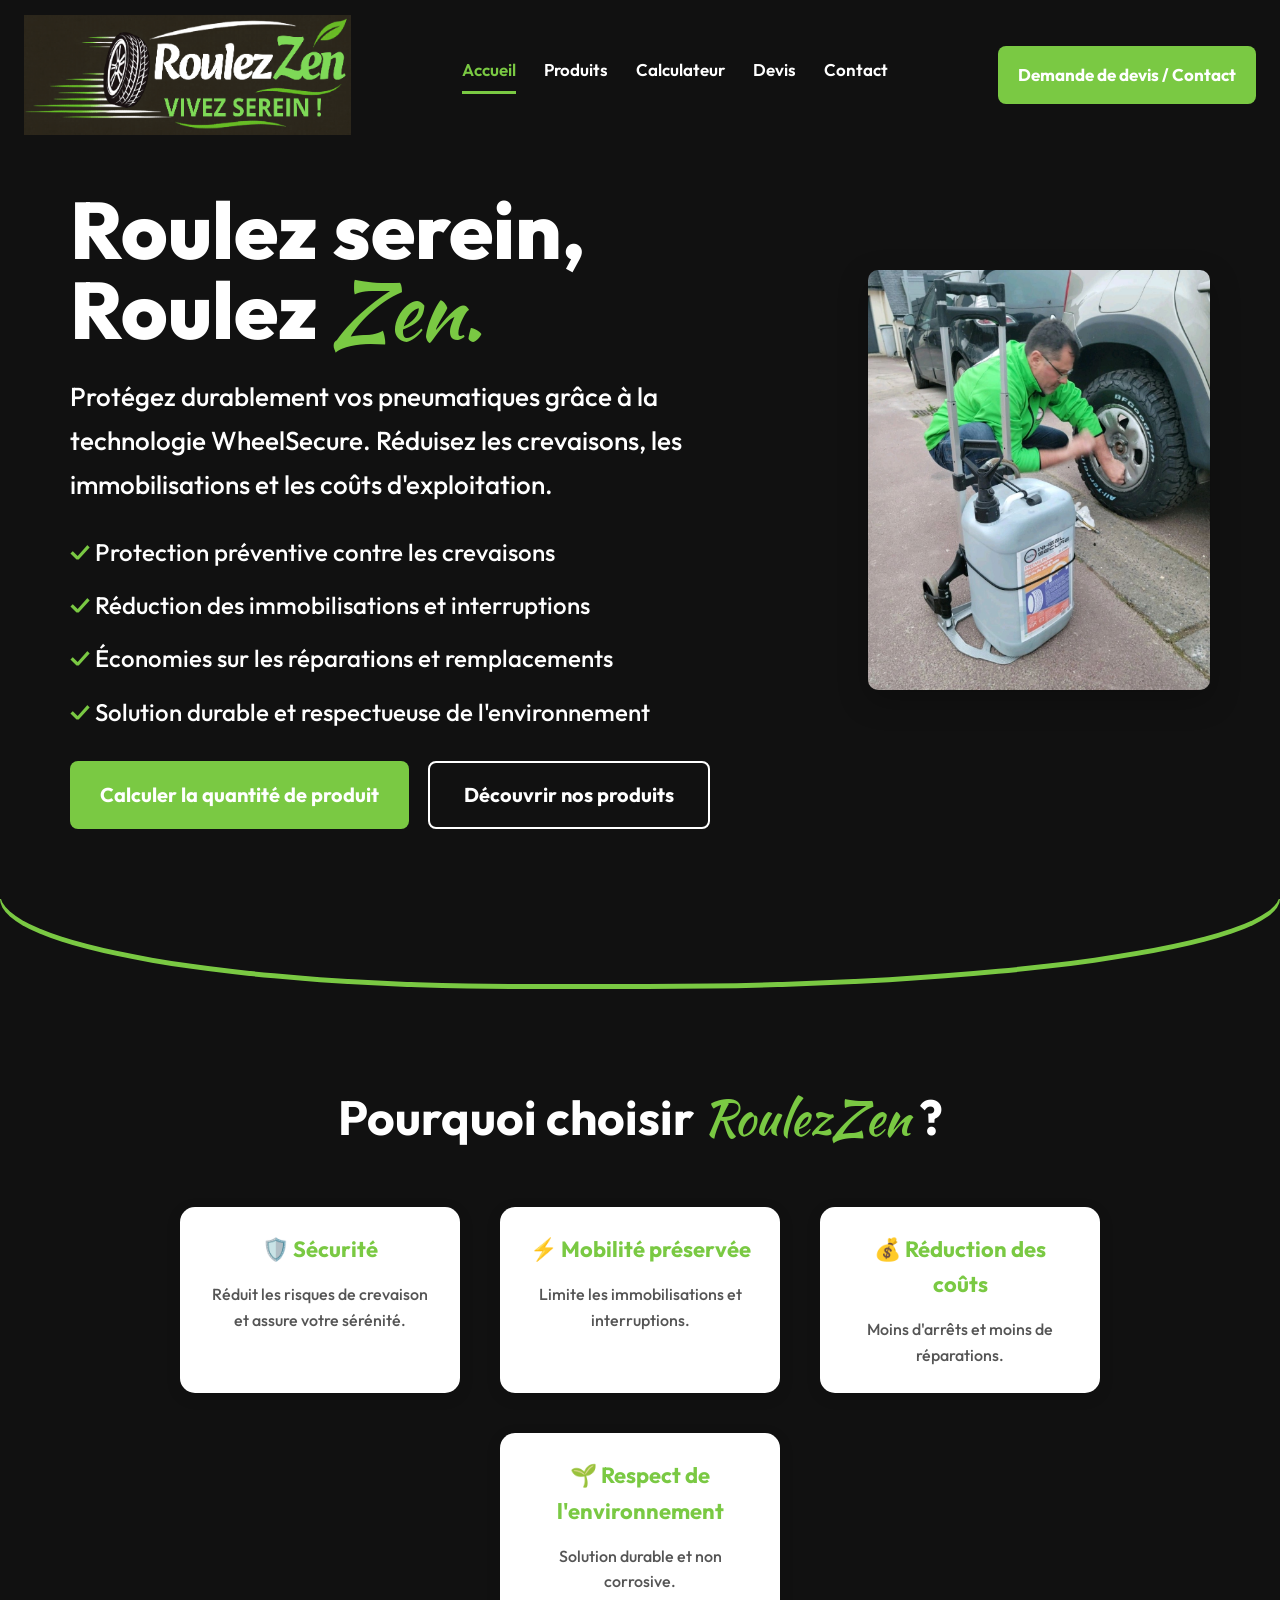
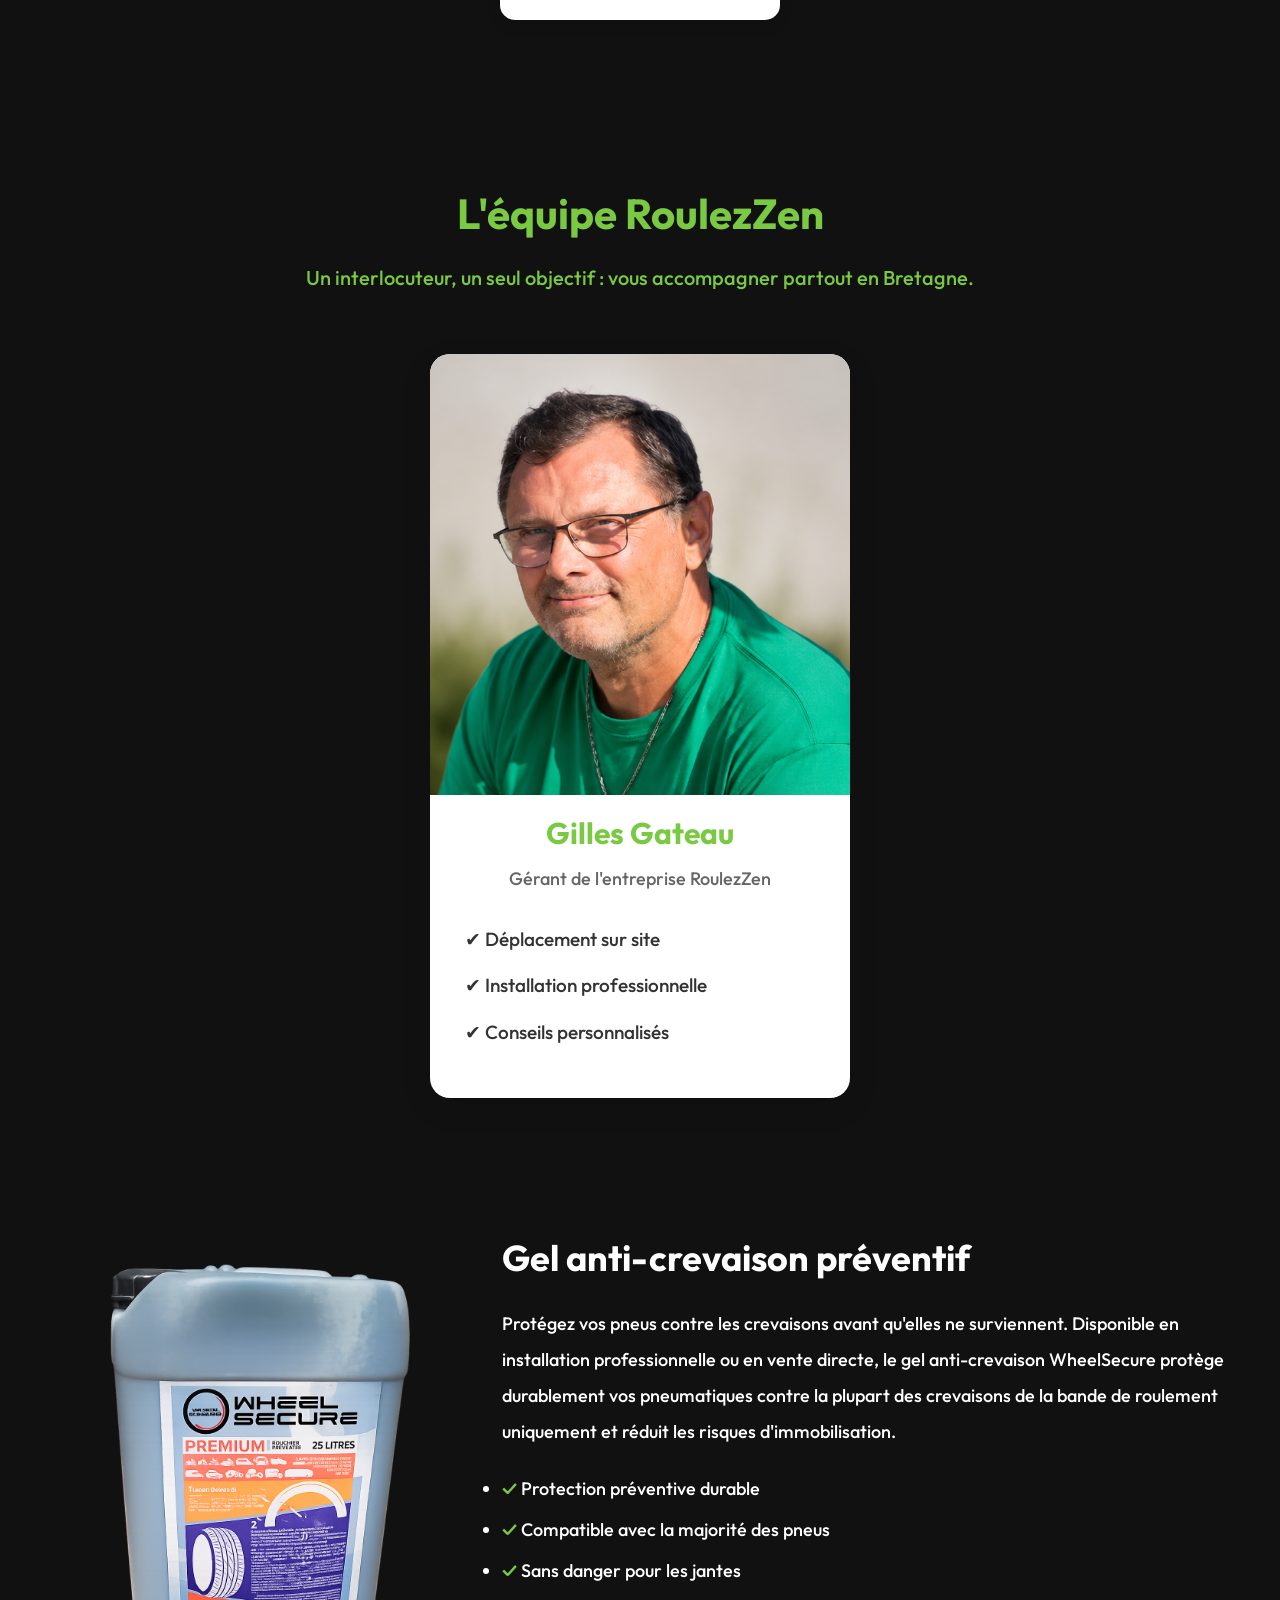
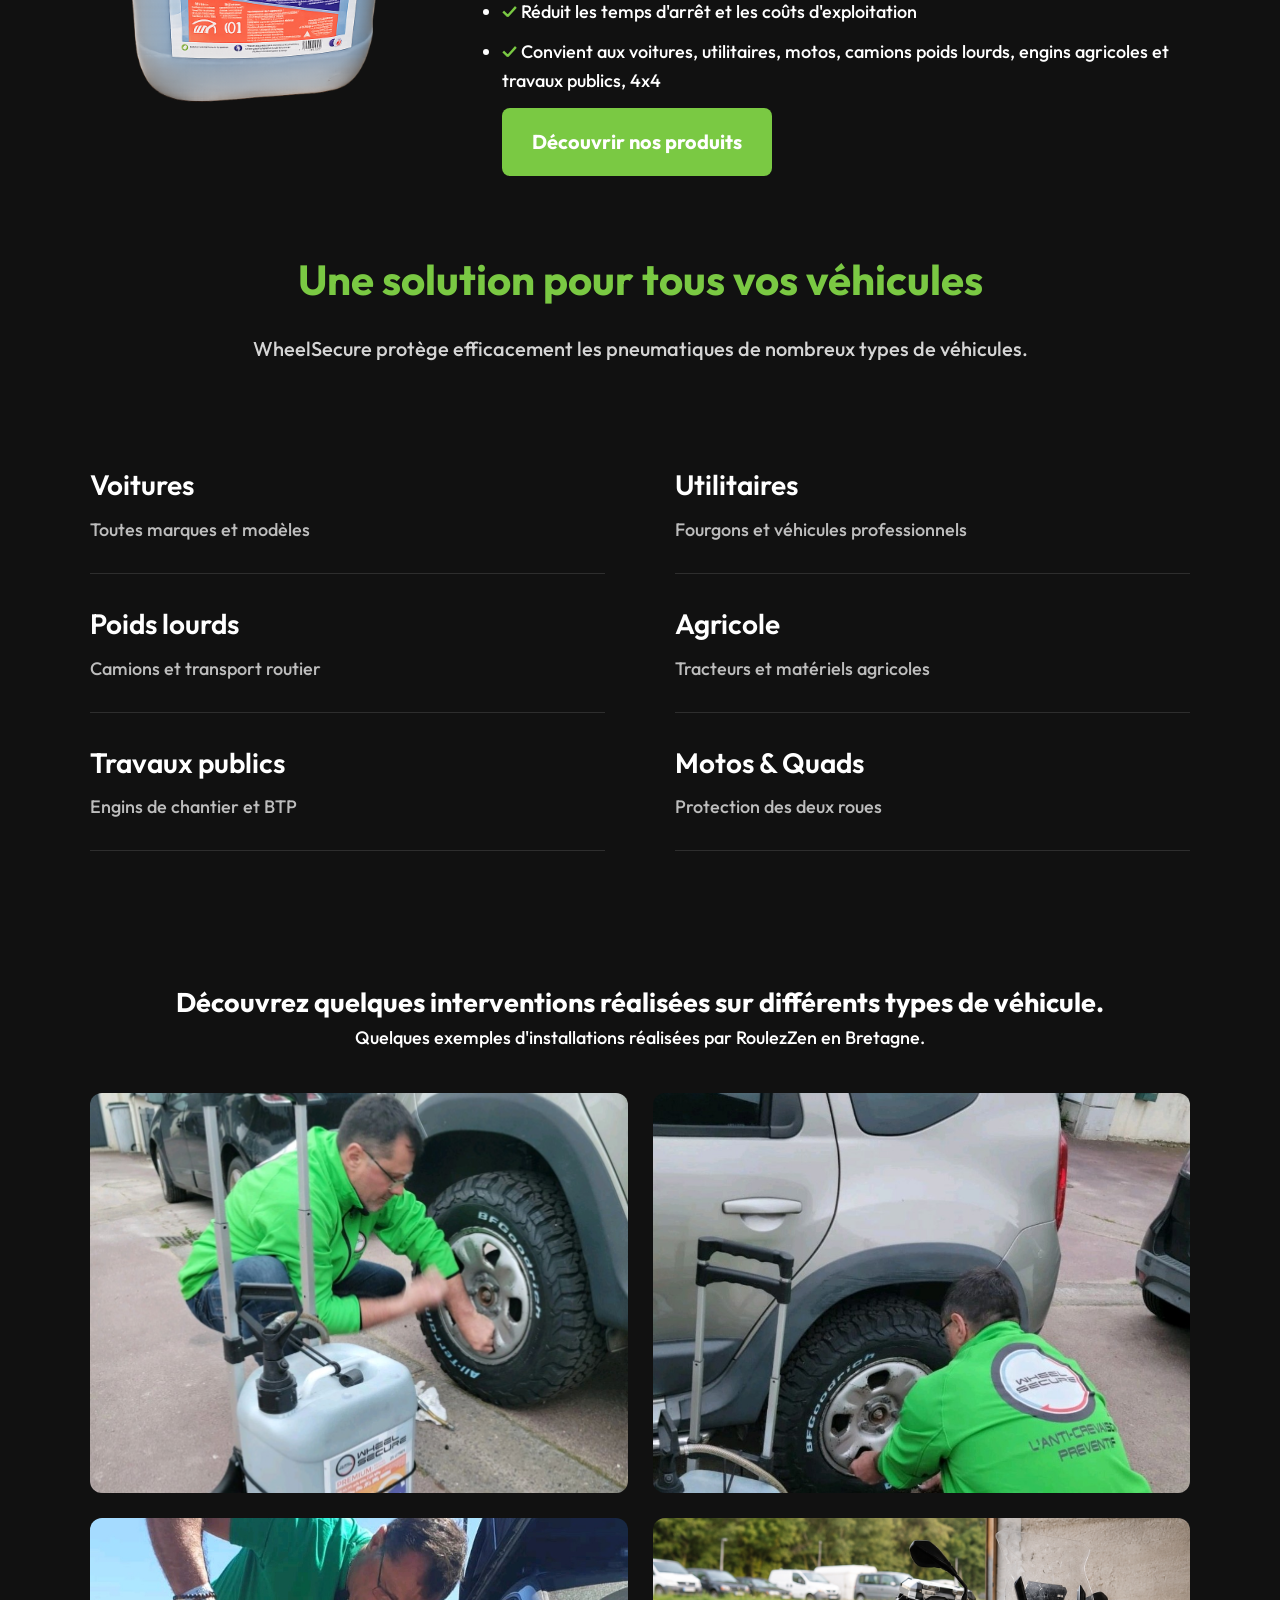
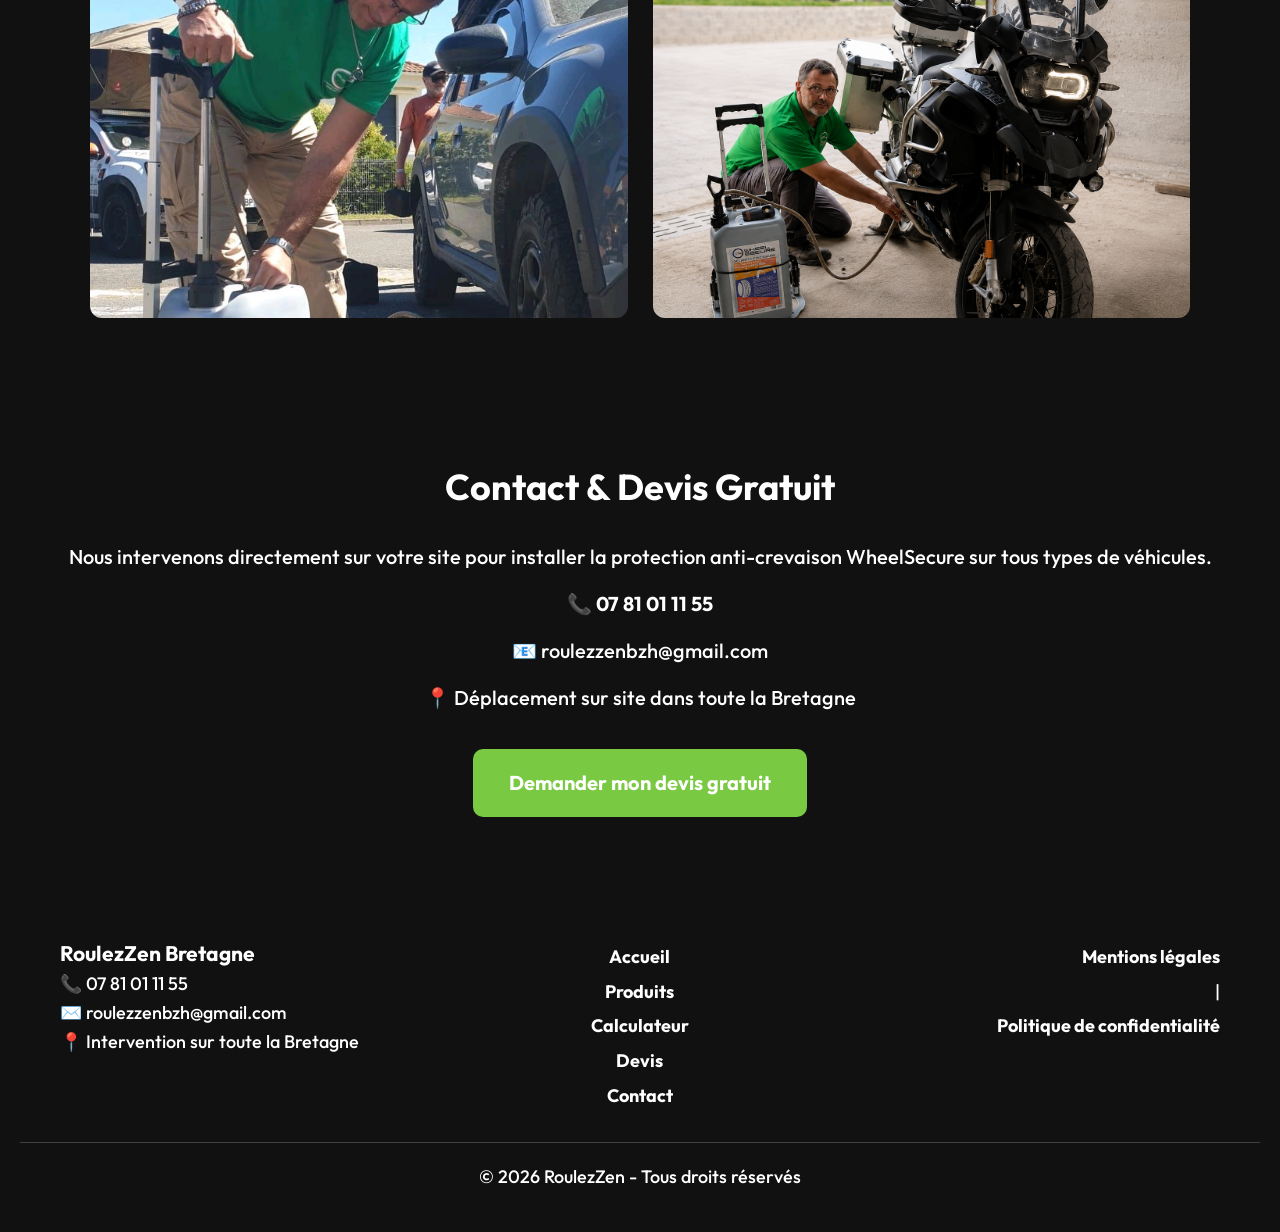
<file: index.html>
<!DOCTYPE html>
<!--
==========================================================================
=================================
ROULEZZEN BRETAGNE

Conception graphique et développement :
Stéphanie Paris

Première version : 2026

© 2026 Stéphanie Paris

Création originale.
Tous droits réservés.
==========================================================================
=================================
-->


<html lang="fr">

<head>
    <meta charset="UTF-8">
    <meta name="viewport" content="width=device-width, initial-scale=1.0">
    <title>RoulezZen Bretagne | Protection anti-crevaison Wheel Secure</title>
    <meta name="description" content="RoulezZen Bretagne installe la protection anti-crevaison Wheel Secure sur voitures, utilitaires, poids lourds, engins agricoles et travaux publics.">
    <link rel="canonical"
    href="https://roulezzen.github.io/">
    <meta property="og:type" content="website">
    <meta property="og:locale" content="fr_FR">
    <meta property="og:title" content="RoulezZen Bretagne | Protection anti-crevaison WheelSecure">
    <meta property="og:description" content="Installation de gel anti-crevaison WheelSecure pour particuliers et professionnels dans toute la Bretagne.">
    <meta property="og:url" content="https://roulezzen.github.io/">
    <meta property="og:image" content="https://roulezzen.github.io/logo.png">
    <meta name="twitter:card" content="summary">
    <script type="application/ld+json">
{
  "@context": "https://schema.org",
  "@type": "TireShop",
  "@id": "https://roulezzen.github.io/#entreprise",
  "name": "RoulezZen",
  "description": "RoulezZen Bretagne est spécialisé dans la vente et l’installation du gel anti-crevaison préventif WheelSecure pour les particuliers et les professionnels.",
  "url": "https://roulezzen.github.io/",
  "logo": "https://roulezzen.github.io/logo.png",
  "image": "https://roulezzen.github.io/logo.png",
  "telephone": "+33781011155",
  "address": {
    "@type": "PostalAddress",
    "streetAddress": "Neherlann",
    "postalCode": "56390",
    "addressLocality": "Grand-Champ",
    "addressRegion": "Bretagne",
    "addressCountry": "FR"
  },
  "areaServed": {
    "@type": "AdministrativeArea",
    "name": "Bretagne"
  },
  "openingHoursSpecification": {
    "@type": "OpeningHoursSpecification",
    "dayOfWeek": [
      "Monday",
      "Tuesday",
      "Wednesday",
      "Thursday",
      "Friday",
      "Saturday"
    ],
    "opens": "09:00",
    "closes": "18:00"
  }
}
</script>


    
    <link rel="stylesheet" href="accueil.css">
    <link href="https://fonts.googleapis.com/css2?family=Kaushan+Script&display=swap" rel="stylesheet">

<link rel="preconnect" href="https://fonts.googleapis.com">
<link rel="preconnect" href="https://fonts.gstatic.com" crossorigin>
<link href="https://fonts.googleapis.com/css2?family=Outfit:wght@300;400;500;600;700;800&display=swap" rel="stylesheet">

</head>

<body>

    <header>

    <img src="logo.png" alt="RoulezZen" class="logo">

    <nav>
        <a href="index.html" class="active">Accueil</a>
        <a href="produits.html">Produits</a>
        <a href="calculateur.html">Calculateur</a>
        <a href="formulaire.html">Devis</a>
        <a href="contact.html">Contact</a>
    </nav>

    <a href="formulaire.html" class="btn">
        Demande de devis / Contact
    </a>

</header>

    <section class="hero">
        <div class="hero-texte">

            <h1>
                Roulez serein, <br>
                Roulez <span class="vert">Zen.</span>
            </h1>

            <p>
                Protégez durablement vos pneumatiques grâce à la technologie WheelSecure. Réduisez les crevaisons, les immobilisations et les coûts d'exploitation.
            </p>
            <div class="avantages-liste">

                <div class="ligne-avantage">
                    ✓ Protection préventive contre les crevaisons
                </div>

                <div class="ligne-avantage">
                    ✓ Réduction des immobilisations et interruptions
                </div>

                <div class="ligne-avantage">
                    ✓ Économies sur les réparations et remplacements
                </div>

                <div class="ligne-avantage">
                    ✓ Solution durable et respectueuse de l'environnement
                </div>

            </div>
            <div class="hero-buttons">
                <a href="calculateur.html" class="btn">
                    Calculer la quantité de produit
                </a>

                <a href="produits.html" class="btn-secondaire">
                    Découvrir nos produits
                </a>
            </div>
        </div>

        <div class="hero-image">
            <img src="images/gilles-intervention-wheelsecure.jpg" alt="RoulezZen">
        </div>

   </section>

    <section class="pourquoi">

        <h2>Pourquoi choisir <span class="vert">RoulezZen</span> ?</h2>

        <div class="cartes">

            <div class="carte">
                <h3>🛡️ Sécurité</h3>
                <p>Réduit les risques de crevaison et assure votre sérénité.</p>
            </div>

            <div class="carte">
                <h3>⚡ Mobilité préservée</h3>
                <p>Limite les immobilisations et interruptions.</p>
            </div>

            <div class="carte">
                <h3>💰 Réduction des coûts</h3>
                <p>Moins d'arrêts et moins de réparations.</p>
            </div>

            <div class="carte">
                <h3>🌱 Respect de l'environnement</h3>
                <p>Solution durable et non corrosive.</p>
            </div>

        </div>

    </section>

 <section class="equipe">
    <div class="container">

        <div class="titre-section">
            <h2>L'équipe RoulezZen</h2>
            <p>Un interlocuteur, un seul objectif : vous accompagner partout en Bretagne.</p>
        </div>

        <div class="equipe-grid">

            <!-- Gilles -->
            <article class="membre">
                <img src="images/gilles.png" alt="Gilles Gateau">

                <div class="membre-contenu">
                    <h3>Gilles Gateau</h3>
                    <span>Gérant de l'entreprise RoulezZen</span>

                    <ul>
                        <li>✔ Déplacement sur site</li>
                        <li>✔ Installation professionnelle</li>
                        <li>✔ Conseils personnalisés</li>
                    </ul>
                </div>
            </article>

        </div>

    </div>
</section>


    <section class="produit-phare">

        <div class="produit-image">
            <img src="bidon.png" alt="Gel anti-crevaison RoulezZen">
        </div>

        <div class="produit-texte">

            <h2>Gel anti-crevaison préventif</h2>

            <p>
                Protégez vos pneus contre les crevaisons avant qu'elles ne surviennent.
                Disponible en installation professionnelle ou en vente directe, 
                le gel anti-crevaison WheelSecure protège durablement vos pneumatiques 
                contre la plupart des crevaisons de la bande de roulement uniquement
                et réduit les risques d'immobilisation.
            </p>

            <ul>
                <li><span class="check">✓</span> Protection préventive durable</li>
                <li><span class="check">✓</span> Compatible avec la majorité des pneus</li>
                <li><span class="check">✓</span> Sans danger pour les jantes</li>
                <li><span class="check">✓</span> Réduit les temps d'arrêt et les coûts d'exploitation</li>
                <li><span class="check">✓</span> Convient aux voitures, utilitaires, motos, camions poids lourds, engins
                    agricoles et travaux publics, 4x4</li>
            </ul>

            <a href="produits.html" class="btn">
                Découvrir nos produits
            </a>

        </div>

    </section>

    <section class="vehicules">

    <div class="container">

        <h2>Une solution pour tous vos véhicules</h2>

        <p class="vehicules-intro">
            WheelSecure protège efficacement les pneumatiques de nombreux types de véhicules.
        </p>

        <div class="vehicules-liste">

            <div class="vehicule">
                <h3>Voitures</h3>
                <p>Toutes marques et modèles</p>
            </div>

            <div class="vehicule">
                <h3>Utilitaires</h3>
                <p>Fourgons et véhicules professionnels</p>
            </div>

            <div class="vehicule">
                <h3>Poids lourds</h3>
                <p>Camions et transport routier</p>
            </div>

            <div class="vehicule">
                <h3>Agricole</h3>
                <p>Tracteurs et matériels agricoles</p>
            </div>

            <div class="vehicule">
                <h3>Travaux publics</h3>
                <p>Engins de chantier et BTP</p>
            </div>

            <div class="vehicule">
                <h3>Motos & Quads</h3>
                <p>Protection des deux roues</p>
            </div>

        </div>

    </div>

</section>


<section class="galerie">
    <h2>Découvrez quelques interventions réalisées sur différents types de véhicule.</h2>
    <p>Quelques exemples d'installations réalisées par RoulezZen en Bretagne.</p>

    <div class="galerie-grid">
        <img src="images/gilles-intervention-wheelsecure.jpg" alt="Installation anti-crevaison sur véhicule">
        <img src="images/gilles-intervention-duster-arriere.jpg" alt="Installation anti-crevaison 4x4">
        <img src="images/gilles-intervention-4x4.jpg" alt="Protection anti-crevaison 4x4">
        <img src="images/gilles_moto.png.png" alt="Présentation RoulezZen intervention sur une moto">
    </div>
</section>

    <section id="contact" class="contact">
    <div class="contact-contenu">

        <div class="contact-infos">
            <h2>Contact & Devis Gratuit</h2>
            <p class="contact-accroche">
            Nous intervenons directement sur votre site pour installer la protection anti-crevaison WheelSecure sur tous types de véhicules.
        </p>

            <p>📞 <strong>07 81 01 11 55</strong></p>

            <p>📧 roulezzenbzh@gmail.com</p>

            <p>📍 Déplacement sur site dans toute la Bretagne</p>

            <a href="formulaire.html" class="btn-contact">
                Demander mon devis gratuit
            </a>
        </div>
        
    </div>
</section>

<footer>

<div class="footer-contenu">

<div class="footer-infos">
<h3>RoulezZen Bretagne</h3>
<p>📞 07 81 01 11 55</p>
<p>✉️ roulezzenbzh@gmail.com</p>
<p>📍 Intervention sur toute la Bretagne</p>
</div>

<div class="menu-footer">
<a href="index.html">Accueil</a>
<a href="produits.html">Produits</a>
<a href="calculateur.html">Calculateur</a>
<a href="formulaire.html">Devis</a>
<a href="contact.html">Contact</a>
</div>

<div class="footer-liens">
<a href="mentions-legales.html">Mentions légales</a> |
<a href="confidentialite.html">Politique de confidentialité</a>
</div>

</div>

<div class="footer-copy">
© 2026 RoulezZen - Tous droits réservés
</div>

</footer>


</body>

</html>
</file>
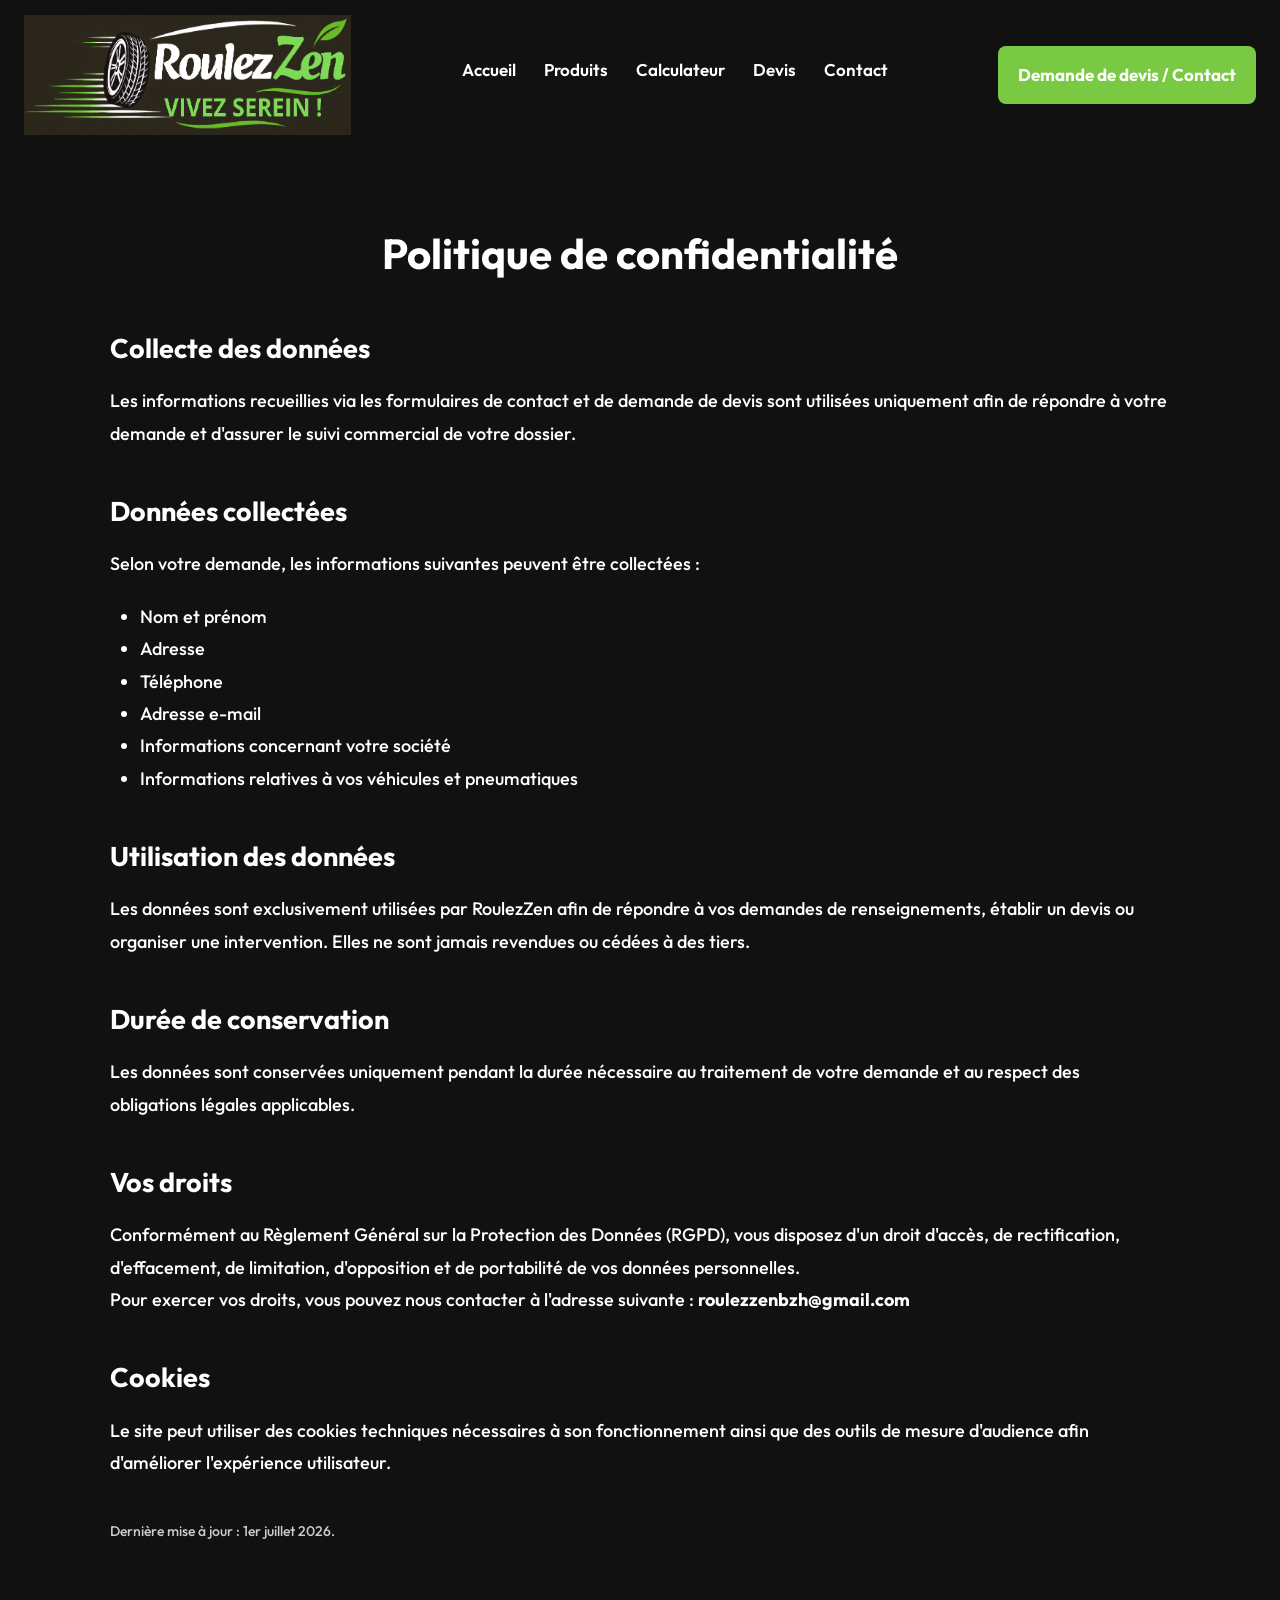
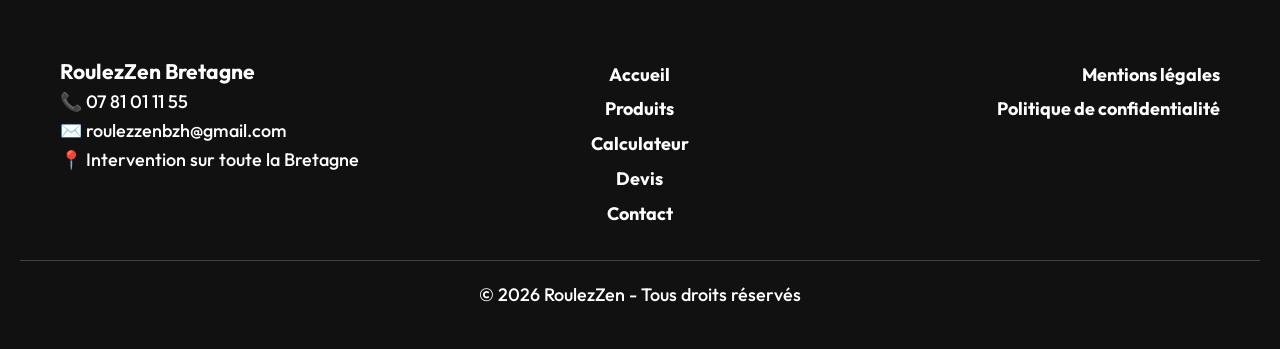
<file: confidentialite.html>
<!DOCTYPE html>
<!--
==========================================================================
=================================
ROULEZZEN BRETAGNE

Conception graphique et développement :
Stéphanie Paris

Première version : 2026

© 2026 Stéphanie Paris

Création originale.
Tous droits réservés.
==========================================================================
=================================
-->


<html lang="fr">
<head>

<meta charset="UTF-8">
<meta name="viewport" content="width=device-width, initial-scale=1.0">

<title>Politique de confidentialité | RoulezZen Bretagne</title>

<meta name="description" content="Politique de confidentialité de RoulezZen Bretagne concernant le traitement des données personnelles collectées via le site Internet.">
    <link rel="canonical"
    href="https://roulezzen.github.io/confidentialite.html">

<link rel="stylesheet" href="accueil.css">

<link rel="preconnect" href="https://fonts.googleapis.com">
<link rel="preconnect" href="https://fonts.gstatic.com" crossorigin>
<link href="https://fonts.googleapis.com/css2?family=Outfit:wght@300;400;500;600;700;800&display=swap" rel="stylesheet">

</head>

<body>

<header>

<img src="logo.png" alt="RoulezZen" class="logo">

<nav>
<a href="index.html">Accueil</a>
<a href="produits.html">Produits</a>
<a href="calculateur.html">Calculateur</a>
<a href="formulaire.html">Devis</a>
<a href="contact.html">Contact</a>
</nav>

<a href="formulaire.html" class="btn">
Demande de devis / Contact
</a>

</header>

<section class="section">

<h1 class="titre">Politique de confidentialité</h1>

<h2>Collecte des données</h2>

<p>
Les informations recueillies via les formulaires de contact et de demande de devis sont utilisées uniquement afin de répondre à votre demande et d'assurer le suivi commercial de votre dossier.
</p>

<h2>Données collectées</h2>

<p>
Selon votre demande, les informations suivantes peuvent être collectées :
</p>

<ul>
<li>Nom et prénom</li>
<li>Adresse</li>
<li>Téléphone</li>
<li>Adresse e-mail</li>
<li>Informations concernant votre société</li>
<li>Informations relatives à vos véhicules et pneumatiques</li>
</ul>

<h2>Utilisation des données</h2>

<p>
Les données sont exclusivement utilisées par RoulezZen afin de répondre à vos demandes de renseignements, établir un devis ou organiser une intervention. Elles ne sont jamais revendues ou cédées à des tiers.
</p>

<h2>Durée de conservation</h2>

<p>
Les données sont conservées uniquement pendant la durée nécessaire au traitement de votre demande et au respect des obligations légales applicables.
</p>

<h2>Vos droits</h2>

<p>
Conformément au Règlement Général sur la Protection des Données (RGPD), vous disposez d'un droit d'accès, de rectification, d'effacement, de limitation, d'opposition et de portabilité de vos données personnelles.
</p>

<p>
Pour exercer vos droits, vous pouvez nous contacter à l'adresse suivante :
<strong>roulezzenbzh@gmail.com</strong>
</p>

<h2>Cookies</h2>

<p>
Le site peut utiliser des cookies techniques nécessaires à son fonctionnement ainsi que des outils de mesure d'audience afin d'améliorer l'expérience utilisateur.
</p>

<p style="margin-top:40px;font-size:14px;color:#cccccc;">
Dernière mise à jour : 1er juillet 2026.
</p>

</section>

<footer>

<div class="footer-contenu">

<div class="footer-infos">
<h3>RoulezZen Bretagne</h3>
<p>📞 07 81 01 11 55</p>
<p>✉️ roulezzenbzh@gmail.com</p>
<p>📍 Intervention sur toute la Bretagne</p>
</div>

<div class="menu-footer">
<a href="index.html">Accueil</a>
<a href="produits.html">Produits</a>
<a href="calculateur.html">Calculateur</a>
<a href="formulaire.html">Devis</a>
<a href="contact.html">Contact</a>
</div>

<div class="footer-liens">
<a href="mentions-legales.html">Mentions légales</a>
<a href="confidentialite.html">Politique de confidentialité</a>
</div>

</div>

<div class="footer-copy">
© 2026 RoulezZen - Tous droits réservés
</div>

</footer>

</body>
</html>
</file>
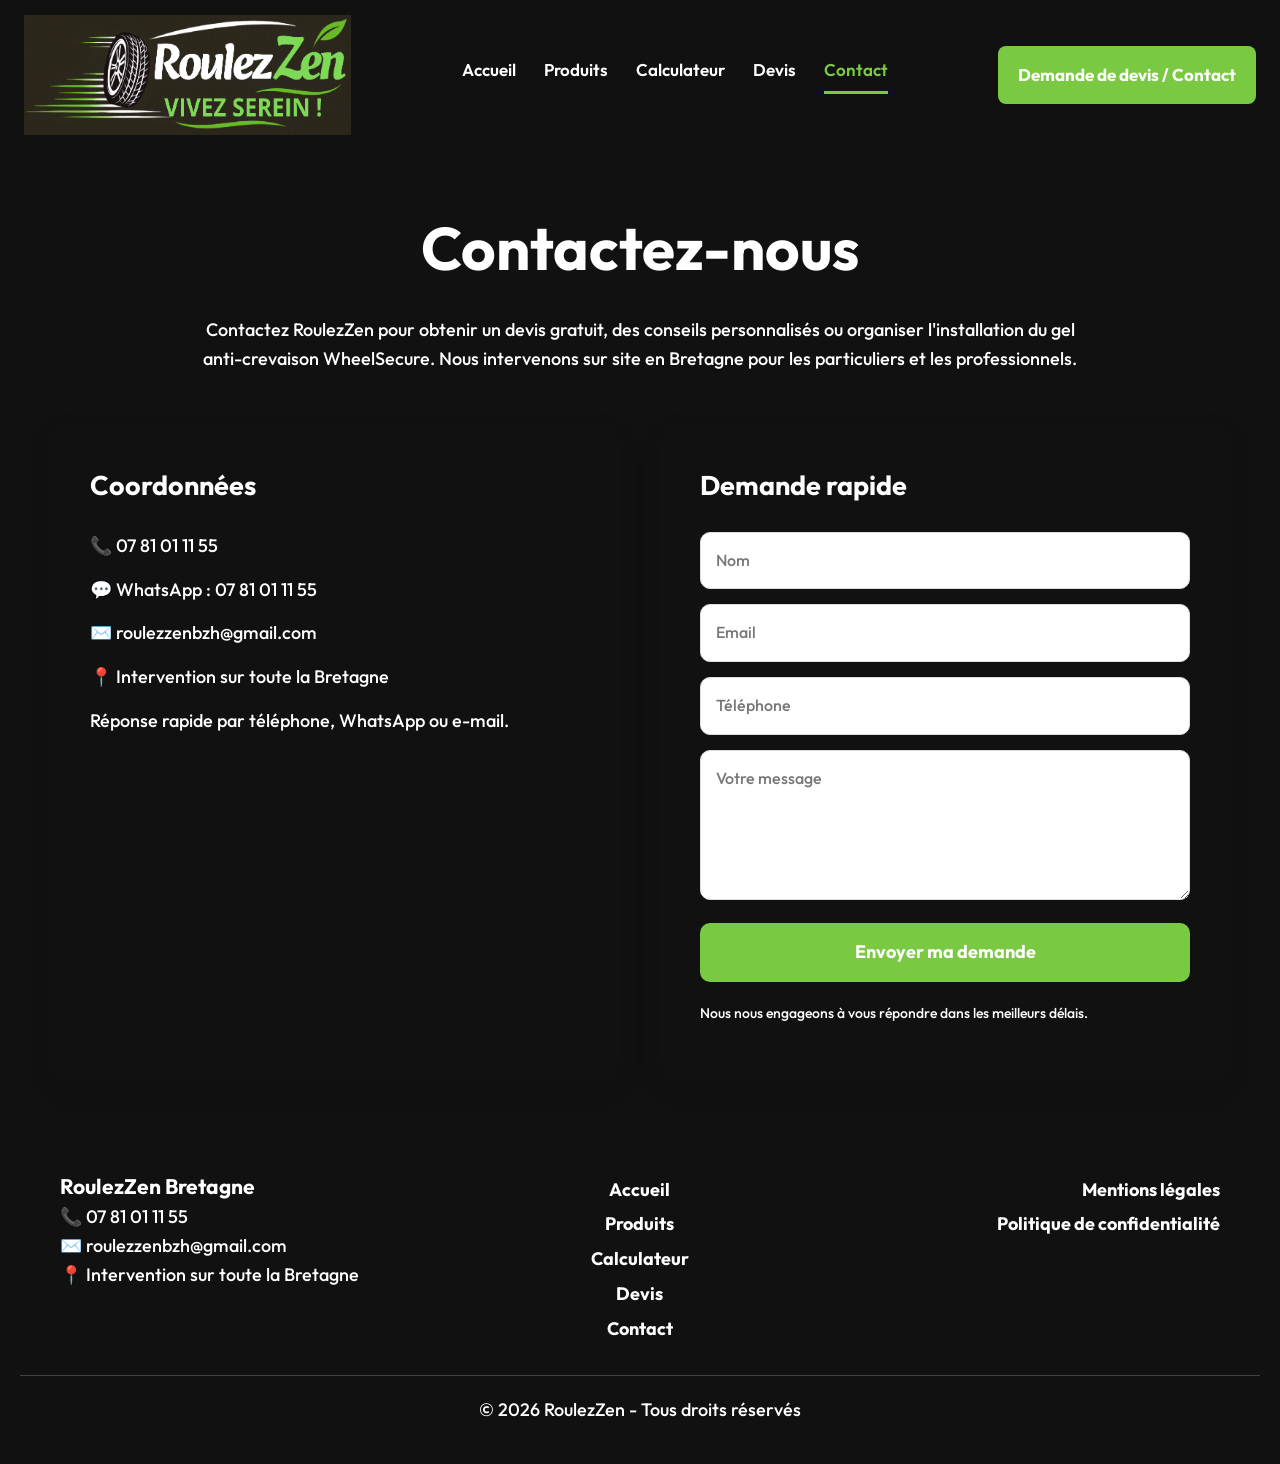
<file: contact.html>
<!DOCTYPE html>
<!--
==========================================================================
=================================
ROULEZZEN BRETAGNE

Conception graphique et développement :
Stéphanie Paris

Première version : 2026

© 2026 Stéphanie Paris

Création originale.
Tous droits réservés.
==========================================================================
=================================
-->


<html lang="fr">

<head>
    <meta charset="UTF-8">
    <meta name="viewport" content="width=device-width, initial-scale=1.0">
    <meta name="description" content="Contactez RoulezZen Bretagne pour l'installation ou la vente du gel anti-crevaison WheelSecure. Intervention sur site en Bretagne pour particuliers et professionnels.">
        <link rel="canonical"
    href="https://roulezzen.github.io/contact.html">
    
    <title>Contact RoulezZen Bretagne | Installation et vente WheelSecure</title>

    <link rel="stylesheet" href="accueil.css">

<link rel="preconnect" href="https://fonts.googleapis.com">
<link rel="preconnect" href="https://fonts.gstatic.com" crossorigin>
<link href="https://fonts.googleapis.com/css2?family=Outfit:wght@300;400;500;600;700;800&display=swap" rel="stylesheet">

</head>

<body>

<header>

    <img src="logo.png" alt="RoulezZen" class="logo">

    <nav>
        <a href="index.html">Accueil</a>
        <a href="produits.html">Produits</a>
        <a href="calculateur.html">Calculateur</a>
        <a href="formulaire.html">Devis</a>
        <a href="contact.html" class="active">Contact</a>
    </nav>

    <a href="formulaire.html" class="btn">
        Demande de devis / Contact
    </a>

</header>

<section class="contact-page">

    <h1>Contactez-nous</h1>

    <p class="contact-intro">
        Contactez RoulezZen pour obtenir un devis gratuit, des conseils personnalisés ou organiser l'installation du gel anti-crevaison WheelSecure. Nous intervenons sur site en Bretagne pour les particuliers et les professionnels.
    </p>

    <div class="contact-grid">

        <div class="contact-card">

            <h2>Coordonnées</h2>

            <p>📞 07 81 01 11 55</p>

            <p>💬 WhatsApp : 07 81 01 11 55</p>

            <p>✉️ roulezzenbzh@gmail.com</p>

            <p>📍 Intervention sur toute la Bretagne</p>
            <p>Réponse rapide par téléphone, WhatsApp ou e-mail.</p>
        </div>

        <div class="contact-card">

            <h2>Demande rapide</h2>

            <form action="https://formsubmit.co/contact.roulezzen@gmail.com" method="POST">

    <input type="hidden" name="_subject" value="Nouvelle demande de contact RoulezZen">
    <input type="hidden" name="_captcha" value="false">
    <input type="hidden" name="_next" value="https://roulezzen.github.io/merci.html">

    <input type="text" name="Nom" placeholder="Nom" required>

    <input type="email" name="Email" placeholder="Email" required>

    <input type="tel" name="Téléphone" placeholder="Téléphone">

    <textarea name="Message" placeholder="Votre message" required></textarea>

    <button type="submit">
        Envoyer ma demande
    
    </button>

    <p 
    style="margin-top:20px;font-size:14px;color:#ffffff;">
    Nous nous engageons à vous répondre dans les meilleurs délais.
    </p>

</form>

        </div>

    </div>

</section>

<footer>

<div class="footer-contenu">

<div class="footer-infos">
<h3>RoulezZen Bretagne</h3>
<p>📞 07 81 01 11 55</p>
<p>✉️ roulezzenbzh@gmail.com</p>
<p>📍 Intervention sur toute la Bretagne</p>
</div>

<div class="menu-footer">
<a href="index.html">Accueil</a>
<a href="produits.html">Produits</a>
<a href="calculateur.html">Calculateur</a>
<a href="formulaire.html">Devis</a>
<a href="contact.html">Contact</a>
</div>

<div class="footer-liens">
<a href="mentions-legales.html">Mentions légales</a>
<a href="confidentialite.html">Politique de confidentialité</a>
</div>

</div>

<div class="footer-copy">
© 2026 RoulezZen - Tous droits réservés
</div>

</footer>

</body>
</html>
</file>
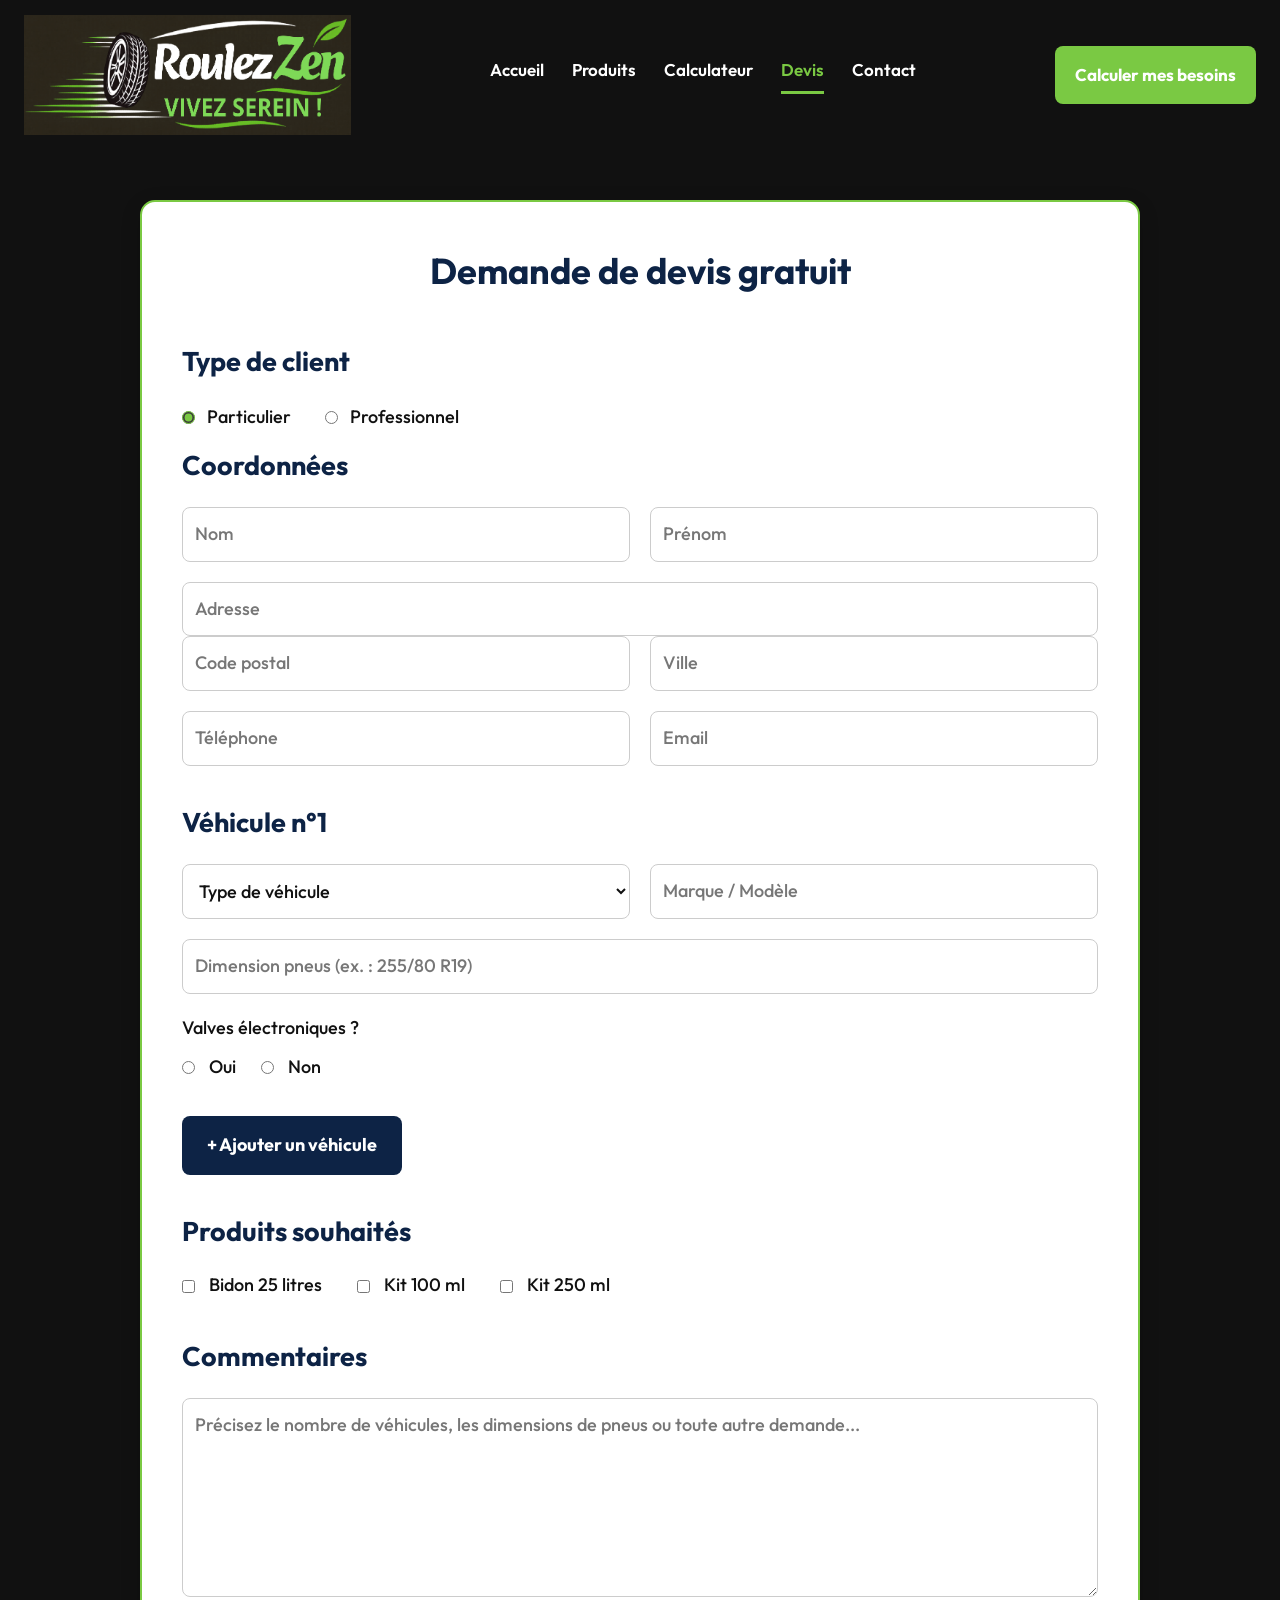
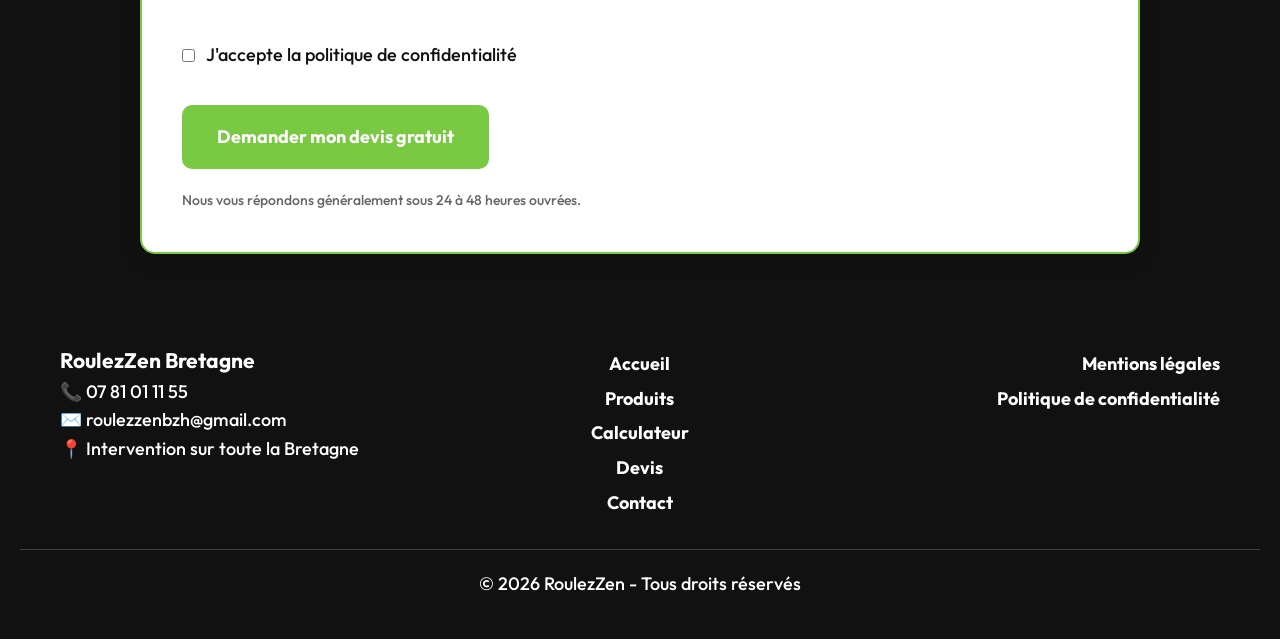
<file: formulaire.html>
<!DOCTYPE html>
<!--
==========================================================================
=================================
ROULEZZEN BRETAGNE

Conception graphique et développement :
Stéphanie Paris

Première version : 2026

© 2026 Stéphanie Paris

Création originale.
Tous droits réservés.
==========================================================================
=================================
-->



<html lang="fr">
<head>
<meta charset="UTF-8">
<meta name="viewport" content="width=device-width, initial-scale=1.0">
<meta name="description" content="Demandez gratuitement votre devis pour l'installation ou l'achat du gel anti-crevaison WheelSecure. Réponse rapide en Bretagne pour particuliers et professionnels.">
    <link rel="canonical"
    href="https://roulezzen.github.io/formulaire.html">

<title>Demande de devis WheelSecure | RoulezZen Bretagne</title>

<link rel="stylesheet" href="accueil.css">
<link rel="stylesheet" href="formulaire.css">
<script src="script.js" defer></script>

<link rel="preconnect" href="https://fonts.googleapis.com">
<link rel="preconnect" href="https://fonts.gstatic.com" crossorigin>
<link href="https://fonts.googleapis.com/css2?family=Outfit:wght@300;400;500;600;700;800&display=swap" rel="stylesheet">

</head>
<body class="page-formulaire">
    <header>
        <img src="logo.png" alt="RoulezZen" class="logo">
        <nav>
            <a href="index.html">Accueil</a>
            <a href="produits.html">Produits</a>
            <a href="calculateur.html">Calculateur</a>
            <a href="formulaire.html" class="active">Devis</a>
            <a href="contact.html">Contact</a>
        </nav>

        <a href="calculateur.html" class="btn">
            Calculer mes besoins
        </a>

    </header>

<div class="formulaire-container">
 
<h1>Demande de devis gratuit</h1>

<form action="https://formsubmit.co/contact.roulezzen@gmail.com" method="POST">

<input type="hidden" name="_subject" value="Nouvelle demande de devis RoulezZen">
<input type="hidden" name="_captcha" value="false">
<input type="hidden" name="_next" value="https://roulezzen.github.io/merci.html">



<!-- TYPE CLIENT -->

<div class="clients">

<h2>Type de client</h2>

<input type="radio" id="particulier" name="client" value="Particulier" checked>
<label for="particulier">Particulier</label>

<input type="radio" id="professionnel" name="client" value="Professionnel">
<label for="professionnel">Professionnel</label>
<div id="bloc-societe">

    <h2>Informations société</h2>

    <div class="ligne">
        <input type="text" name="Nom_société" placeholder="Nom de la société">
        <input type="text" name="SIRET" placeholder="SIRET">
    </div>

    <div class="ligne">
        <input type="text" name="TVA_intracom" placeholder="TVA intracommunautaire">
    </div>

</div>

</div>

<!-- COORDONNEES -->

<div class="bloc">

<h2>Coordonnées</h2>

<div class="grid-2">

<input type="text" name="Nom" placeholder="Nom" required>

<input type="text" name="Prénom" placeholder="Prénom" required>

</div>

<input type="text" name="Adresse" placeholder="Adresse" required>

<div class="grid-2">

<input type="text" name="Code_postal" placeholder="Code postal">

<input type="text" name="Ville" placeholder="Ville" required>

</div>

<div class="grid-2">

<input type="tel" name="Téléphone" placeholder="Téléphone" required>

<input type="email" name="Email" placeholder="Email" required>

</div>

</div>


<!-- VEHICULE 1 -->

<div id="vehicules">
    
</div>

<!-- AJOUT VEHICULE -->

<div class="bloc">
    <button type="button" id="ajouterVehicule" class="btn-ajout">
    + Ajouter un véhicule
    </button>
</div>

<!-- PRODUITS -->

<div class="produits">

<h2>Produits souhaités</h2>

<label>
<input type="checkbox" name="bidon_25L" value="Bidon 25 Litres"> 
Bidon 25 litres
</label>


<label>
<input type="checkbox" name="kit_100ml" value="Kit 100 ml">
Kit 100 ml
</label>


<label>
<input type="checkbox" name="kit_250ml" value="Kit 250 ml">
Kit 250 ml
</label>

</div>

<!-- COMMENTAIRES -->

<div class="bloc">

<h2>Commentaires</h2>

<textarea name="Commentaires"
rows="6"
placeholder="Précisez le nombre de véhicules, les dimensions de pneus ou toute autre demande..."></textarea>

</div>

<!-- RGPD -->

<div class="bloc">

<label>

<input type="checkbox" name="Consentement_RGPD" value="Oui" required>

J'accepte la politique de confidentialité

</label>

</div>

<button type="submit" class="btn-envoyer">
Demander mon devis gratuit
</button>

<p style="margin-top:20px;font-size:14px;color:#666;">
Nous vous répondons généralement sous 24 à 48 heures ouvrées.
</p>

</form>

</div>
<footer>

<div class="footer-contenu">

<div class="footer-infos">
<h3>RoulezZen Bretagne</h3>
<p>📞 07 81 01 11 55</p>
<p>✉️ roulezzenbzh@gmail.com</p>
<p>📍 Intervention sur toute la Bretagne</p>
</div>

<div class="menu-footer">
<a href="index.html">Accueil</a>
<a href="produits.html">Produits</a>
<a href="calculateur.html">Calculateur</a>
<a href="formulaire.html">Devis</a>
<a href="contact.html">Contact</a>
</div>

<div class="footer-liens">
<a href="mentions-legales.html">Mentions légales</a>
<a href="confidentialite.html">Politique de confidentialité</a>
</div>

</div>

<div class="footer-copy">
© 2026 RoulezZen - Tous droits réservés
</div>

</footer>

</body>
</html>
</file>
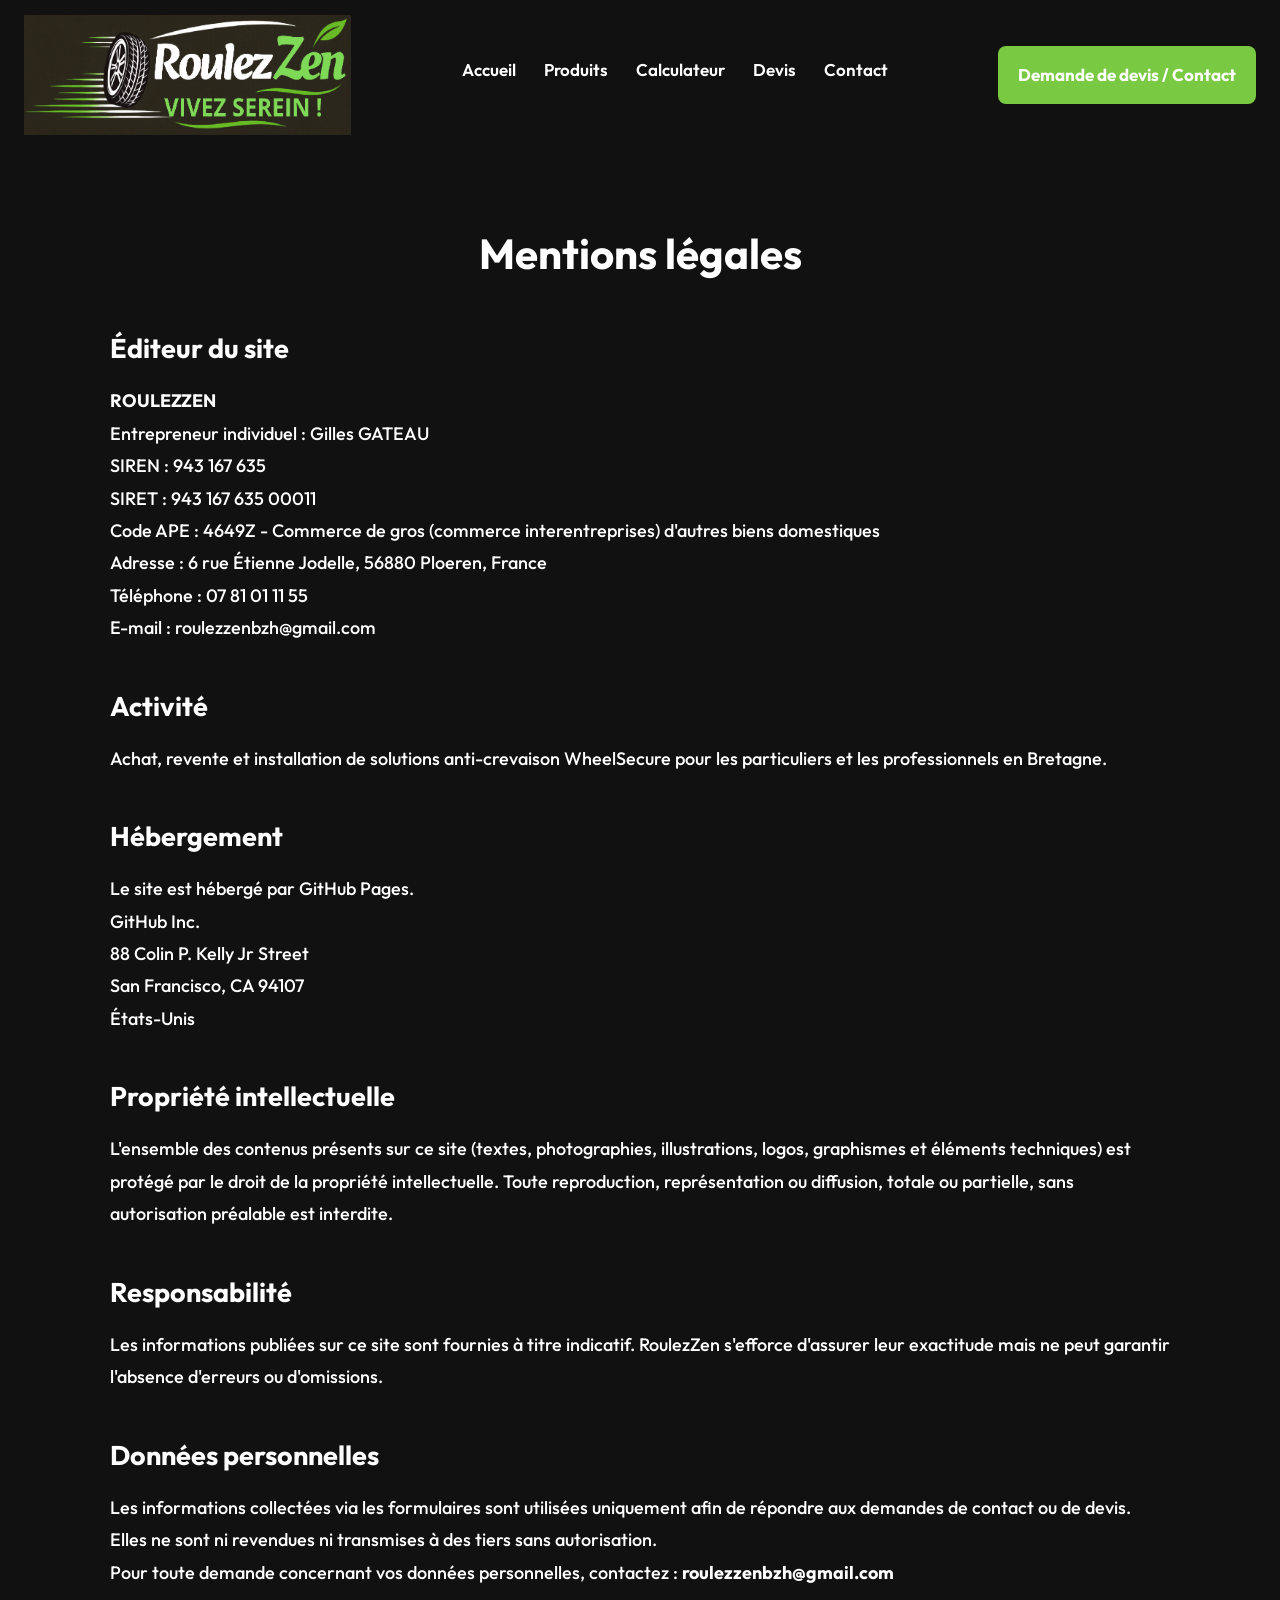
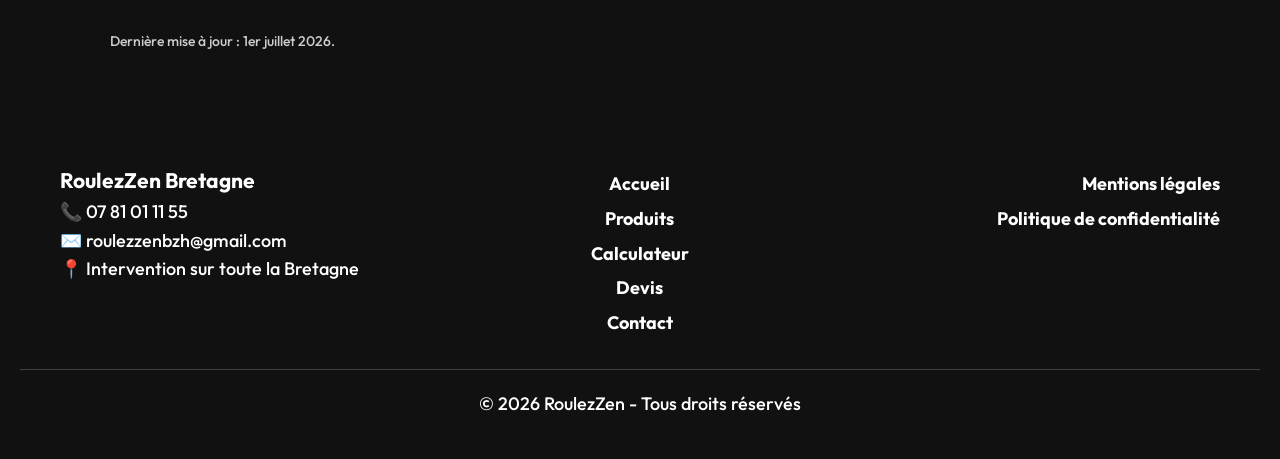
<file: mentions-legales.html>
<!DOCTYPE html>
<!--
==========================================================================
=================================
ROULEZZEN BRETAGNE

Conception graphique et développement :
Stéphanie Paris

Première version : 2026

© 2026 Stéphanie Paris

Création originale.
Tous droits réservés.
==========================================================================
=================================
-->


<html lang="fr">
<head>
<meta charset="UTF-8">
<meta name="viewport" content="width=device-width, initial-scale=1.0">

<title>Mentions légales | RoulezZen Bretagne</title>

<meta name="description" content="Mentions légales du site RoulezZen Bretagne, spécialiste de l'installation et de la vente du gel anti-crevaison WheelSecure.">
    <link rel="canonical"
    href="https://roulezzen.github.io/mentions-legales.html">

<link rel="stylesheet" href="accueil.css">

<link rel="preconnect" href="https://fonts.googleapis.com">
<link rel="preconnect" href="https://fonts.gstatic.com" crossorigin>
<link href="https://fonts.googleapis.com/css2?family=Outfit:wght@300;400;500;600;700;800&display=swap" rel="stylesheet">

</head>

<body>

<header>

<img src="logo.png" alt="RoulezZen" class="logo">

<nav>
<a href="index.html">Accueil</a>
<a href="produits.html">Produits</a>
<a href="calculateur.html">Calculateur</a>
<a href="formulaire.html">Devis</a>
<a href="contact.html">Contact</a>
</nav>

<a href="formulaire.html" class="btn">
Demande de devis / Contact
</a>

</header>

<section class="section">

<h1 class="titre">Mentions légales</h1>

<h2>Éditeur du site</h2>

<p>
<strong>ROULEZZEN</strong><br>
Entrepreneur individuel : Gilles GATEAU<br>
SIREN : 943 167 635<br>
SIRET : 943 167 635 00011<br>
Code APE : 4649Z - Commerce de gros (commerce interentreprises) d'autres biens domestiques<br>
Adresse : 6 rue Étienne Jodelle, 56880 Ploeren, France<br>
Téléphone : 07 81 01 11 55<br>
E-mail : roulezzenbzh@gmail.com
</p>

<h2>Activité</h2>

<p>
Achat, revente et installation de solutions anti-crevaison WheelSecure pour les particuliers et les professionnels en Bretagne.
</p>

<h2>Hébergement</h2>

<p>
Le site est hébergé par GitHub Pages.<br>
GitHub Inc.<br>
88 Colin P. Kelly Jr Street<br>
San Francisco, CA 94107<br>
États-Unis
</p>

<h2>Propriété intellectuelle</h2>

<p>
L'ensemble des contenus présents sur ce site (textes, photographies, illustrations, logos, graphismes et éléments techniques) est protégé par le droit de la propriété intellectuelle.
Toute reproduction, représentation ou diffusion, totale ou partielle, sans autorisation préalable est interdite.
</p>

<h2>Responsabilité</h2>

<p>
Les informations publiées sur ce site sont fournies à titre indicatif. RoulezZen s'efforce d'assurer leur exactitude mais ne peut garantir l'absence d'erreurs ou d'omissions.
</p>

<h2>Données personnelles</h2>

<p>
Les informations collectées via les formulaires sont utilisées uniquement afin de répondre aux demandes de contact ou de devis. Elles ne sont ni revendues ni transmises à des tiers sans autorisation.
</p>

<p>
Pour toute demande concernant vos données personnelles, contactez :
<strong>roulezzenbzh@gmail.com</strong>
</p>

<p style="margin-top:40px;font-size:14px;color:#cccccc;">
Dernière mise à jour : 1er juillet 2026.
</p>

</section>

<footer>

<div class="footer-contenu">

<div class="footer-infos">
<h3>RoulezZen Bretagne</h3>
<p>📞 07 81 01 11 55</p>
<p>✉️ roulezzenbzh@gmail.com</p>
<p>📍 Intervention sur toute la Bretagne</p>
</div>

<div class="menu-footer">
<a href="index.html">Accueil</a>
<a href="produits.html">Produits</a>
<a href="calculateur.html">Calculateur</a>
<a href="formulaire.html">Devis</a>
<a href="contact.html">Contact</a>
</div>

<div class="footer-liens">
<a href="mentions-legales.html">Mentions légales</a>
<a href="confidentialite.html">Politique de confidentialité</a>
</div>

</div>

<div class="footer-copy">
© 2026 RoulezZen - Tous droits réservés
</div>

</footer>

</body>
</html>
</file>
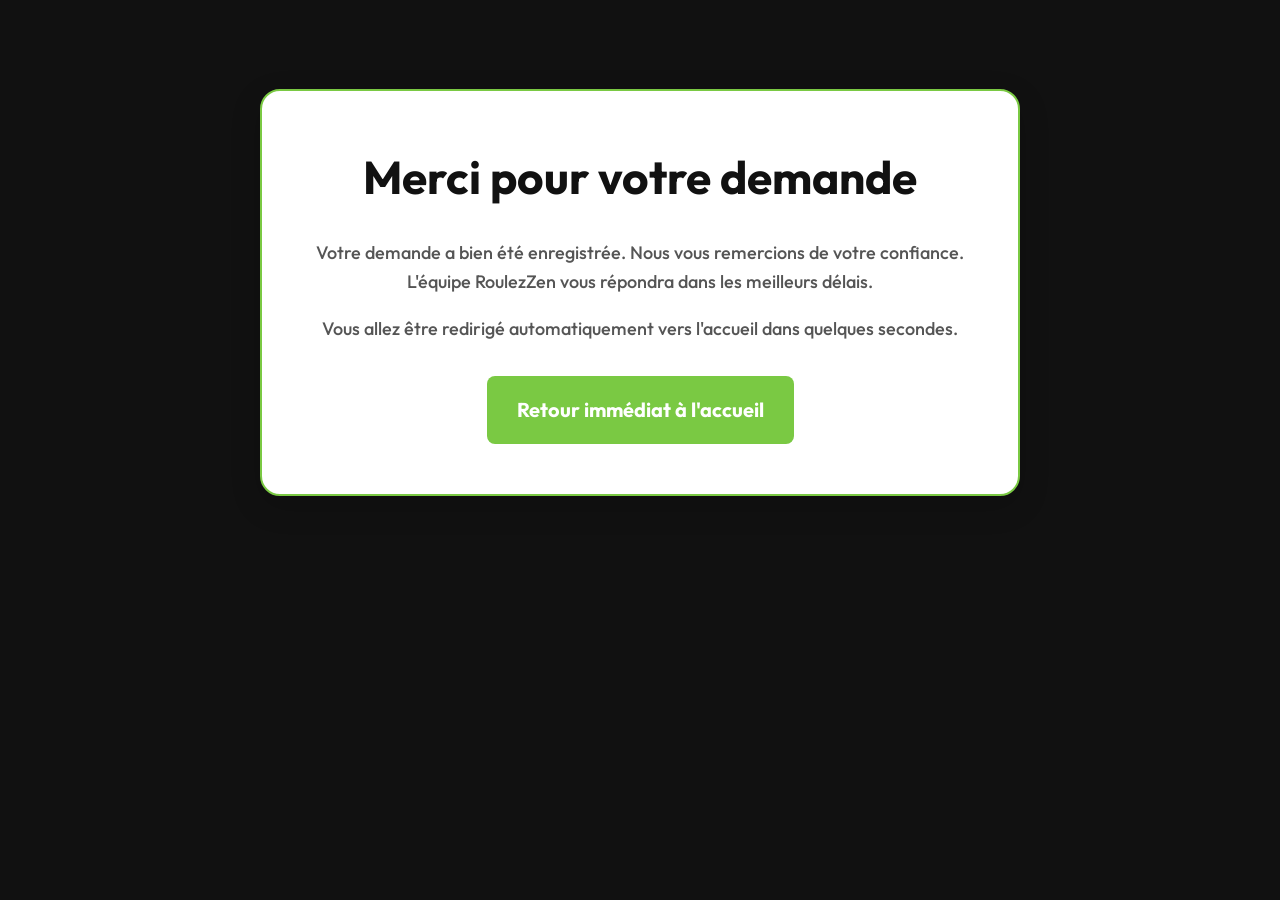
<file: merci.html>
<!DOCTYPE html>
<!--
==========================================================================
=================================
ROULEZZEN BRETAGNE

Conception graphique et développement :
Stéphanie Paris

Première version : 2026

© 2026 Stéphanie Paris

Création originale.
Tous droits réservés.
==========================================================================
=================================
-->


<html lang="fr">
<head>
<meta charset="UTF-8">
<meta http-equiv="refresh" content="5;url=index.html">
<meta name="viewport" content="width=device-width, initial-scale=1.0">
<meta name="robots" content="noindex,follow">
<meta name="description" content="Votre demande a bien été envoyée. Merci de votre confiance. L'équipe RoulezZen vous répondra dans les meilleurs délais.">
<title>Merci pour votre demande | RoulezZen Bretagne</title>

<link rel="stylesheet" href="accueil.css">
<link rel="preconnect" href="https://fonts.googleapis.com">
<link rel="preconnect" href="https://fonts.gstatic.com" crossorigin>
<link href="https://fonts.googleapis.com/css2?family=Outfit:wght@300;400;500;600;700;800&display=swap" rel="stylesheet">
</head>
<body>

<main class="merci-page">
    <div class="merci-contenu">
        <h1>Merci pour votre demande</h1>
        <p>Votre demande a bien été enregistrée. Nous vous remercions de votre confiance. L'équipe RoulezZen vous répondra dans les meilleurs délais.</p>
        <p>Vous allez être redirigé automatiquement vers l'accueil dans quelques secondes.</p>
        <a href="index.html" class="btn">Retour immédiat à l'accueil</a>
    </div>
</main>

</body>
</html>
</file>
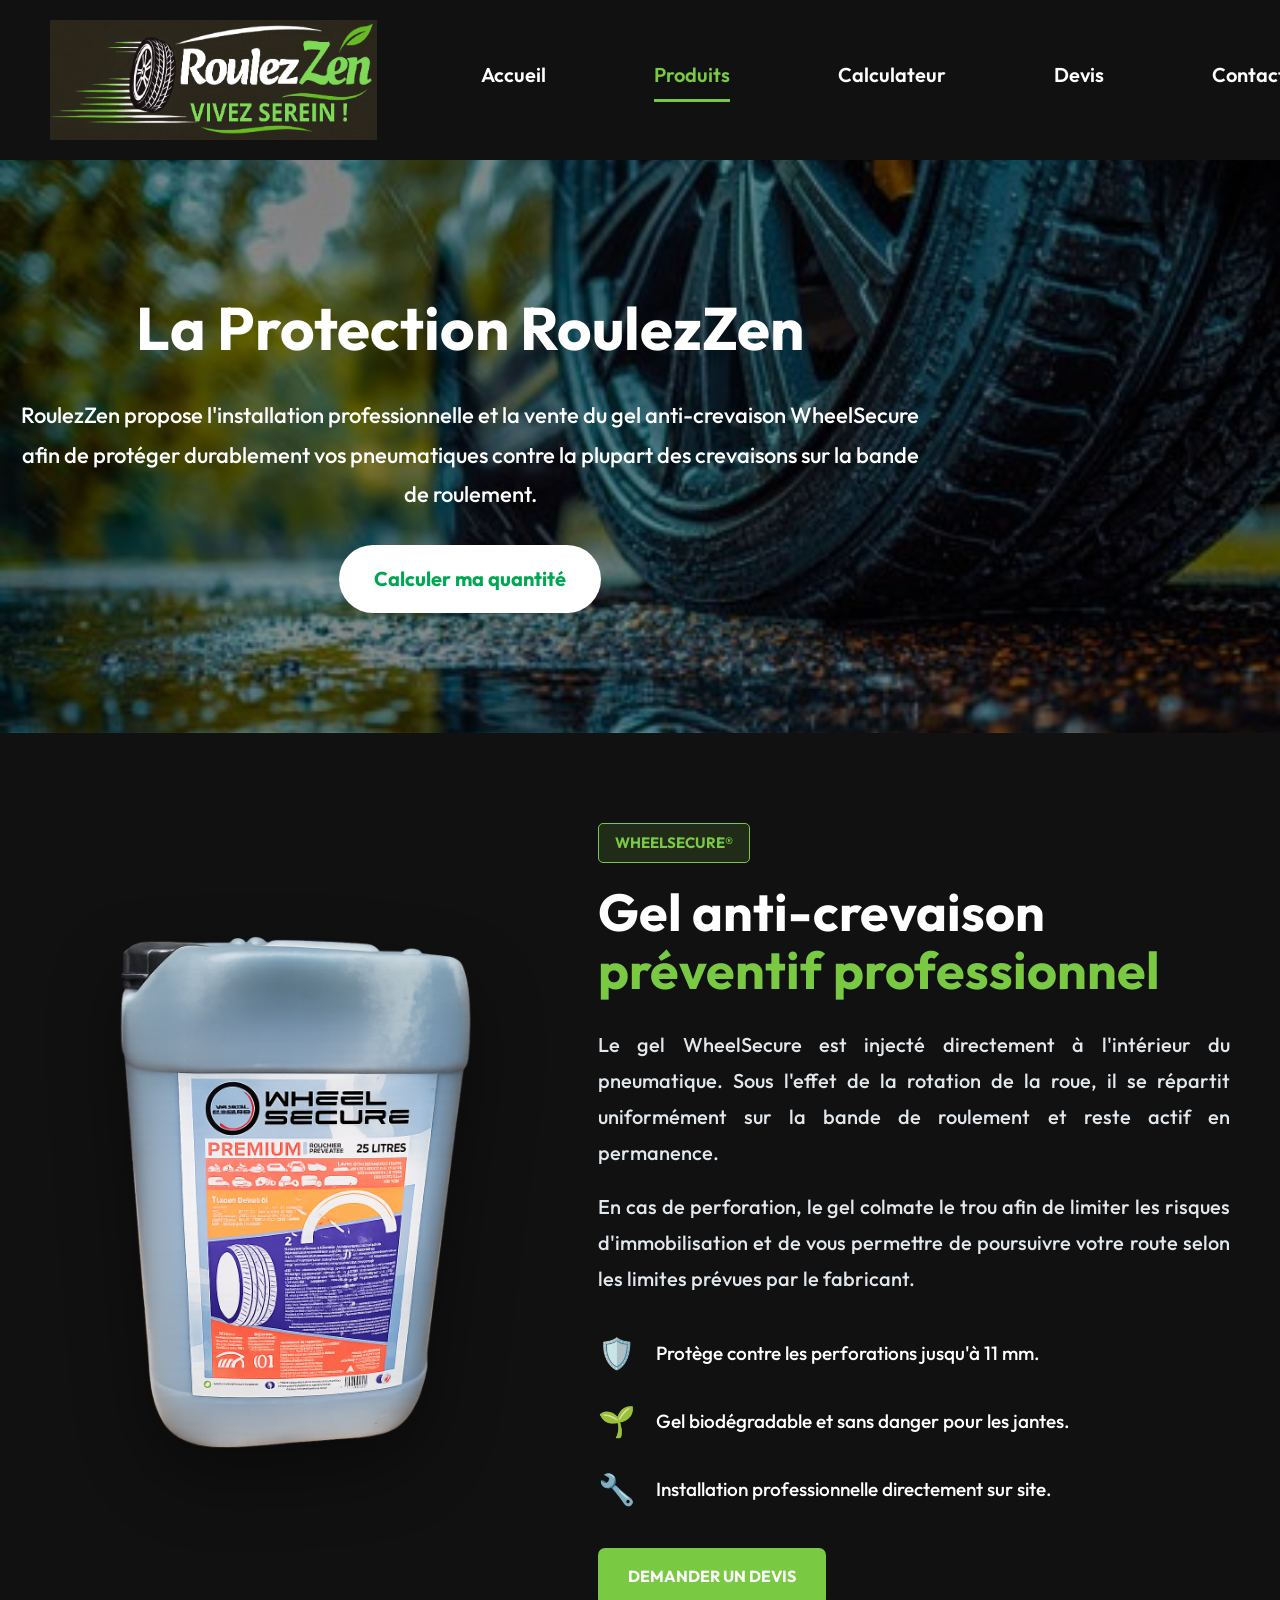
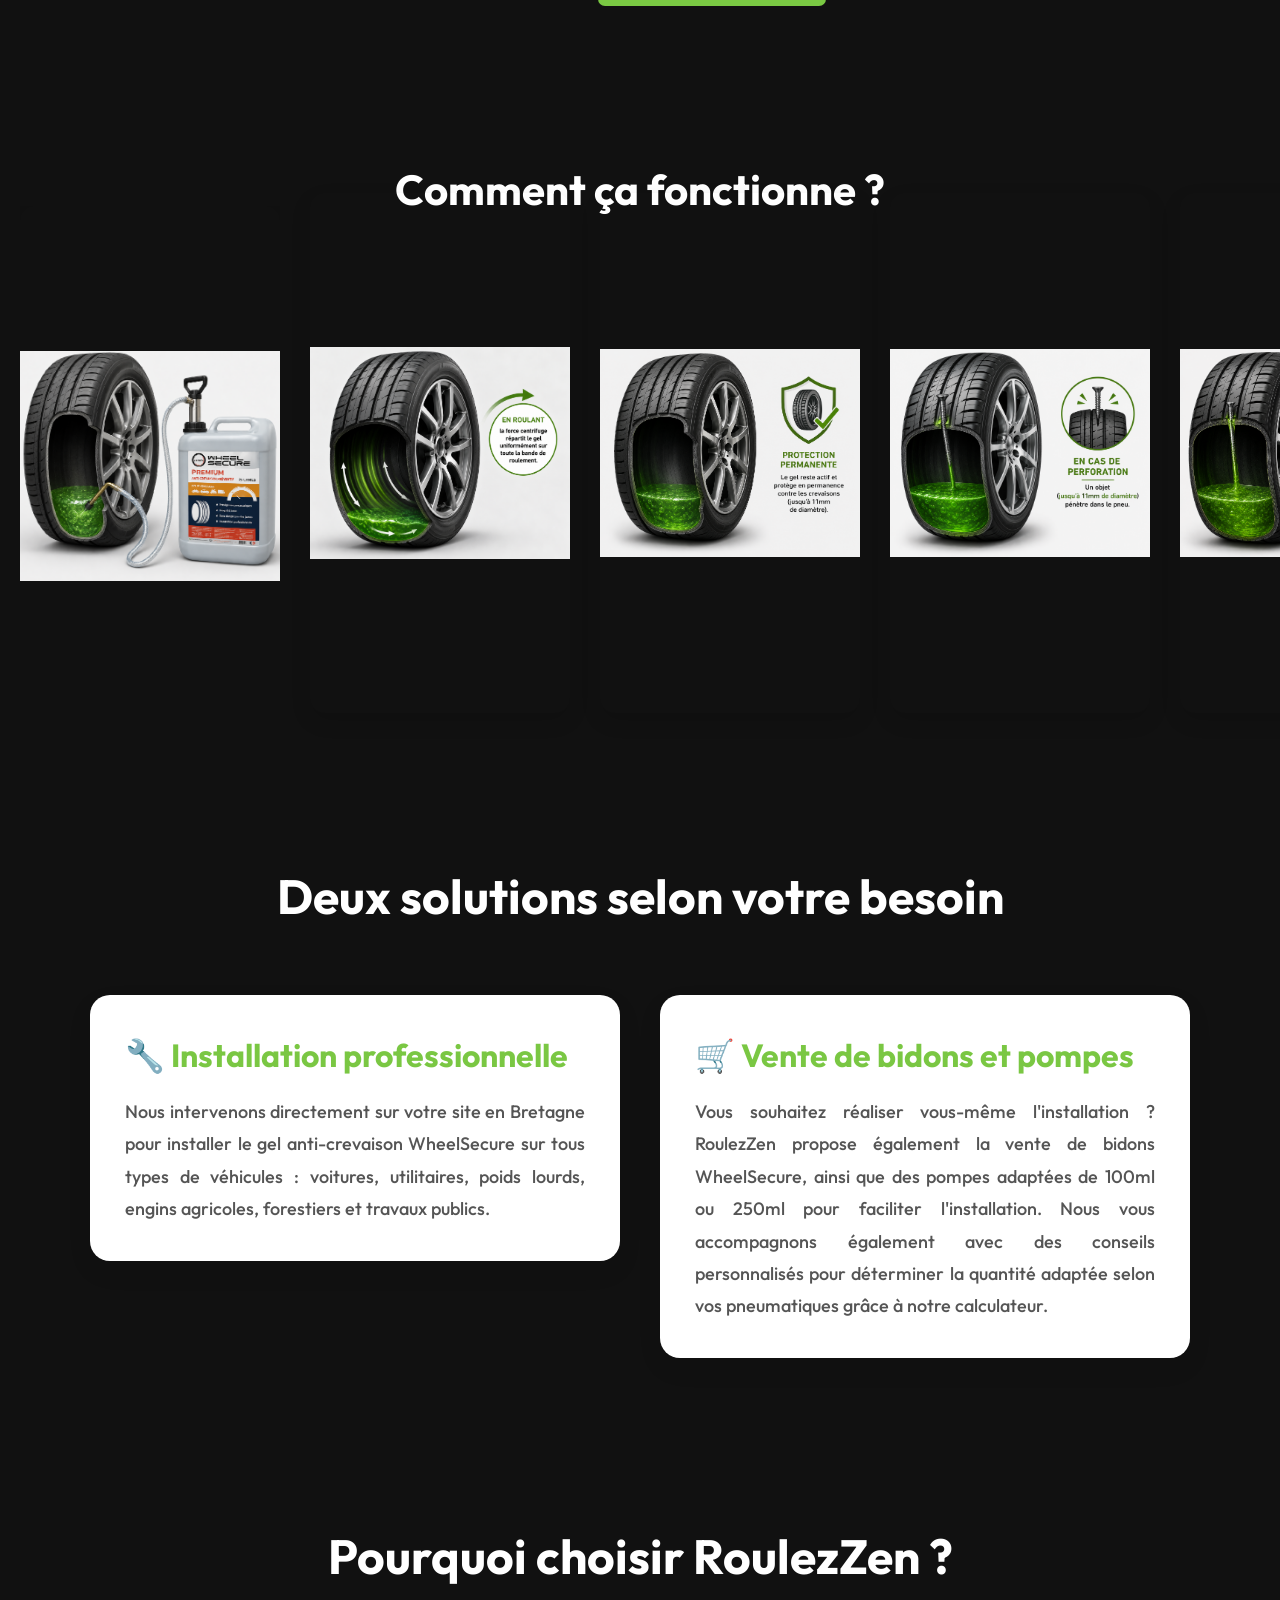
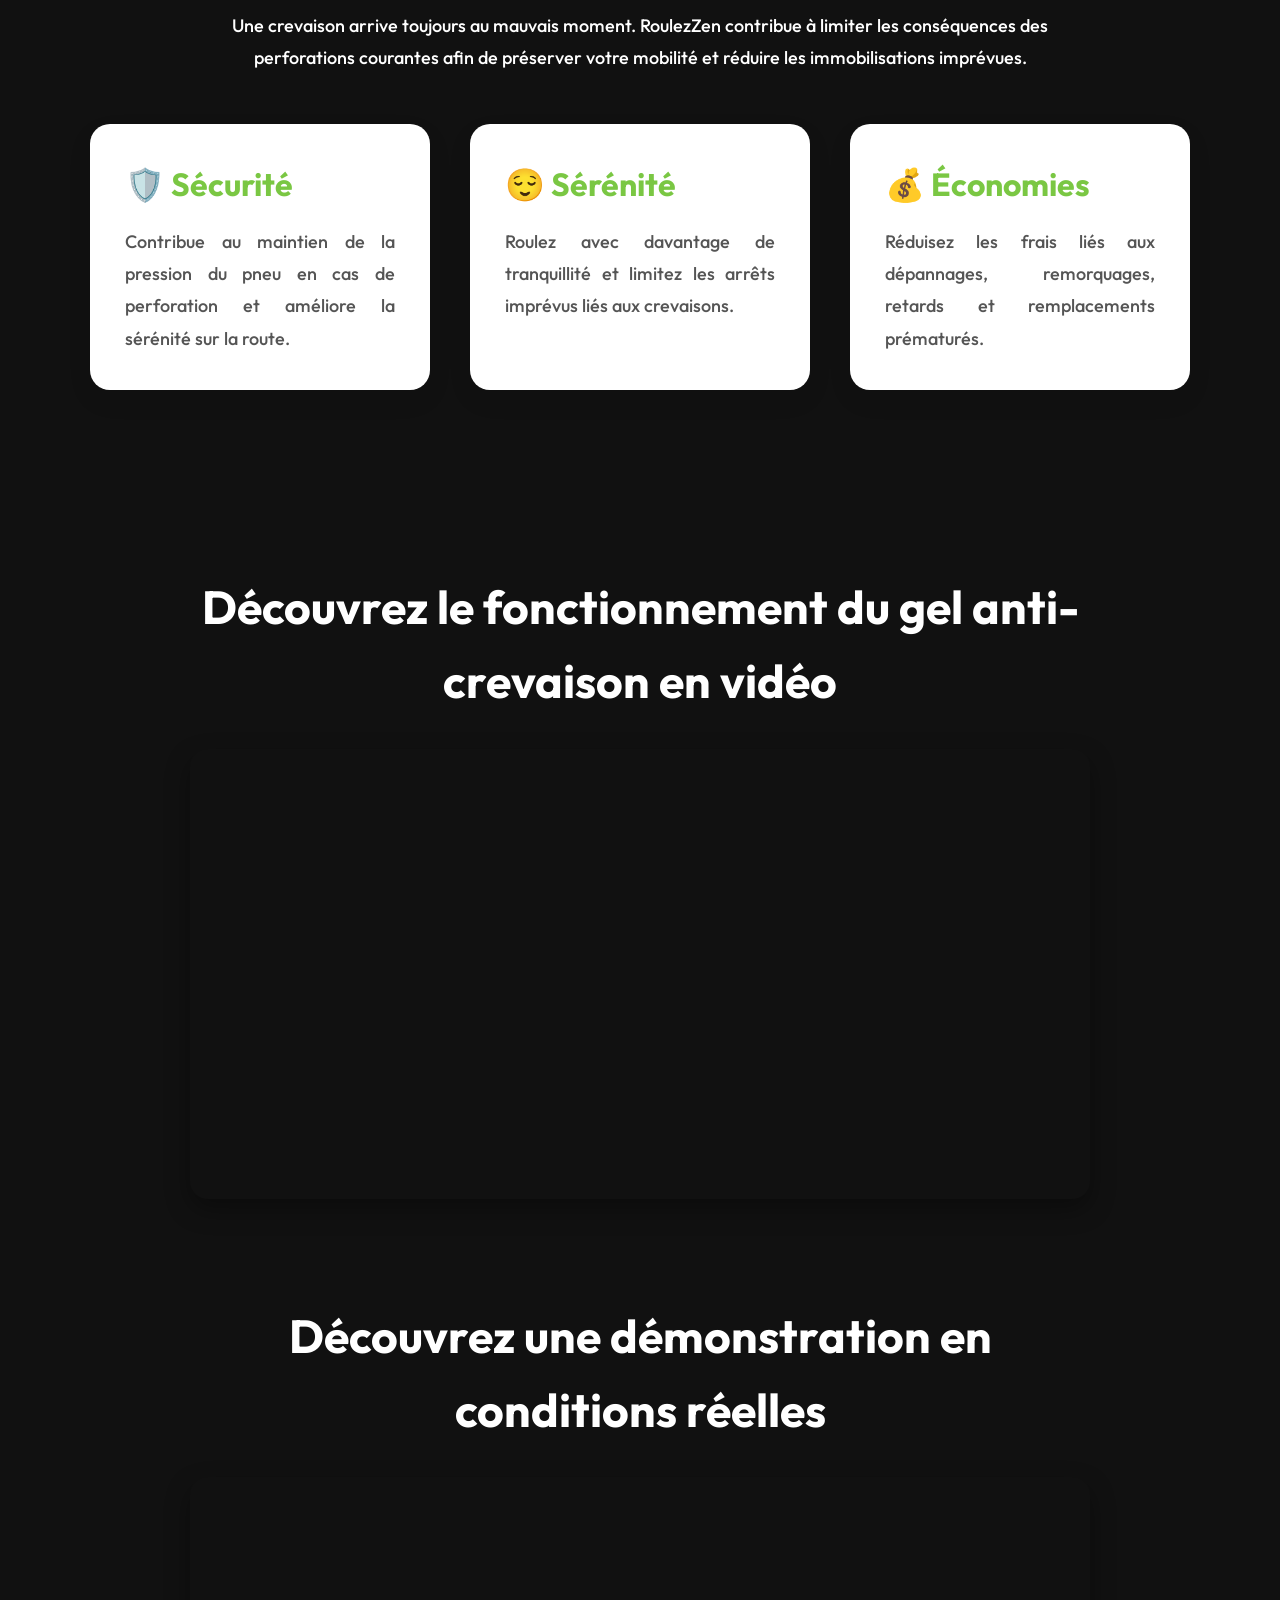
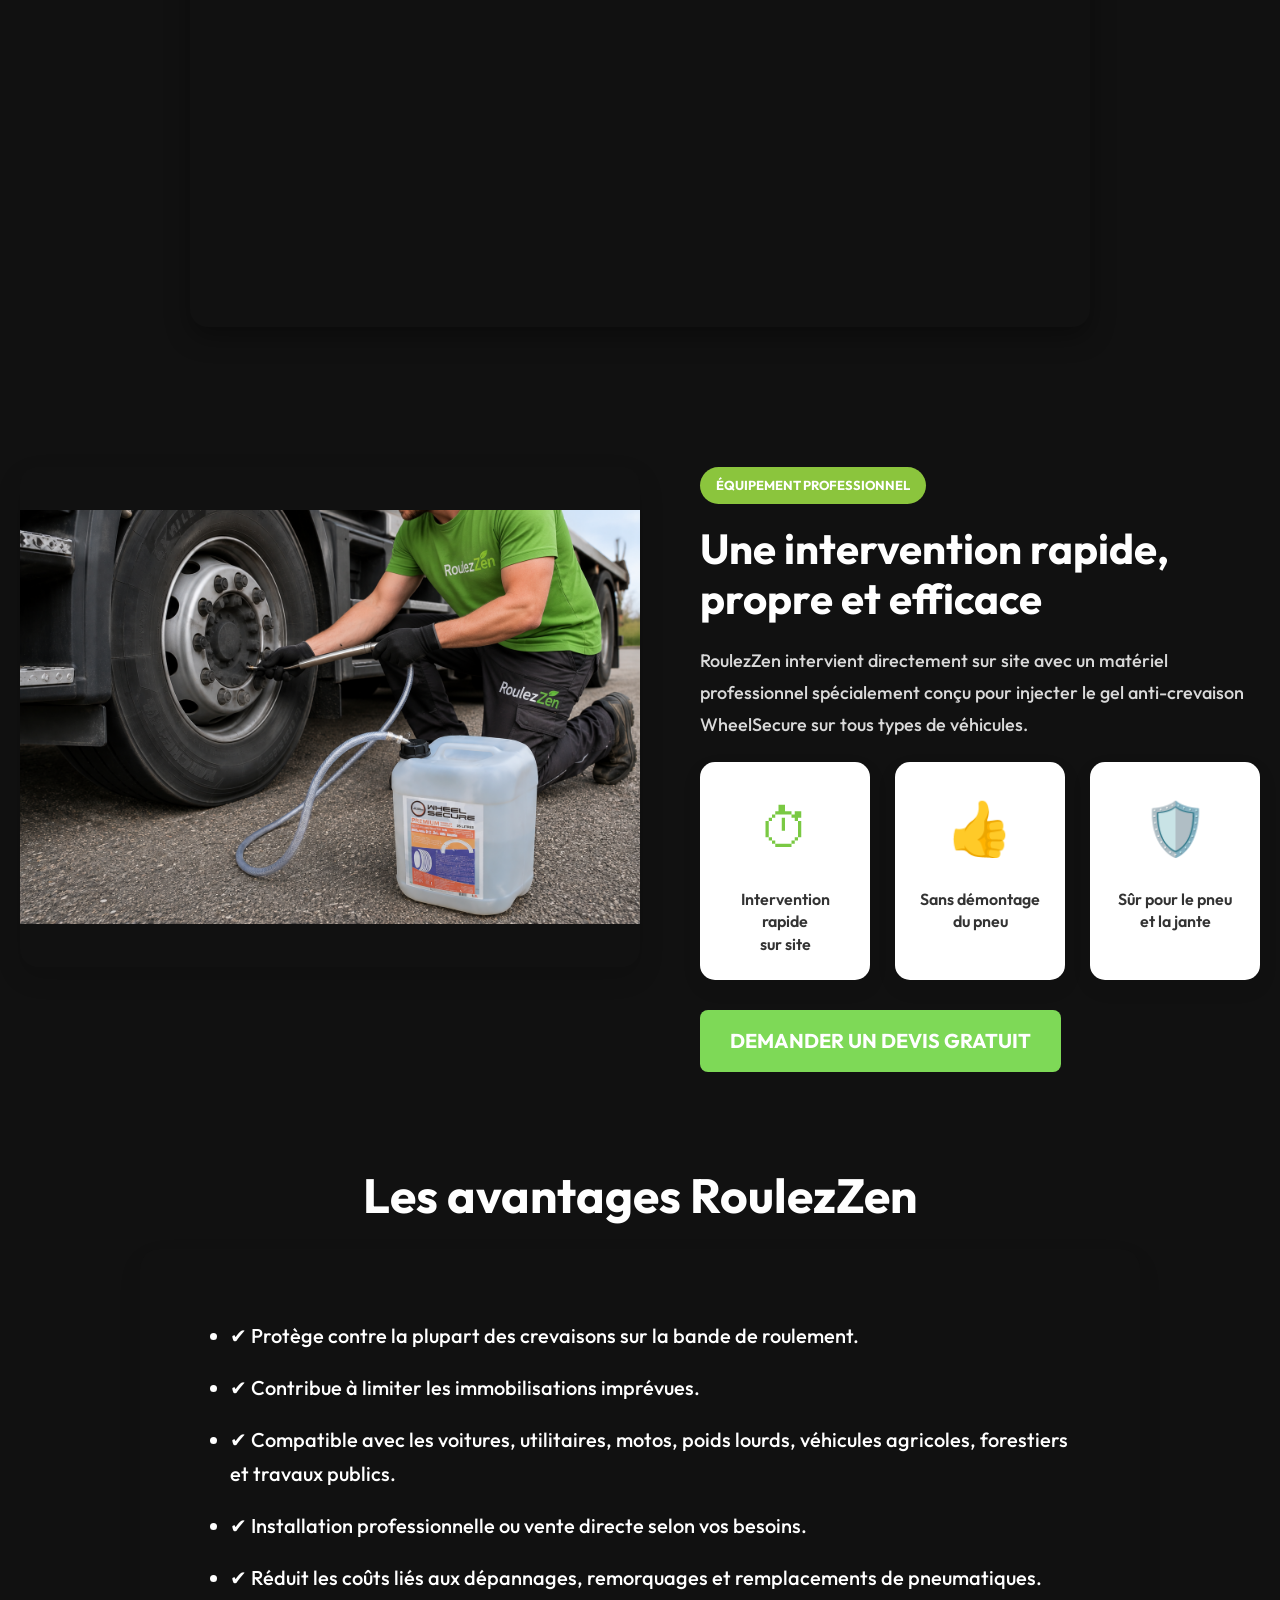
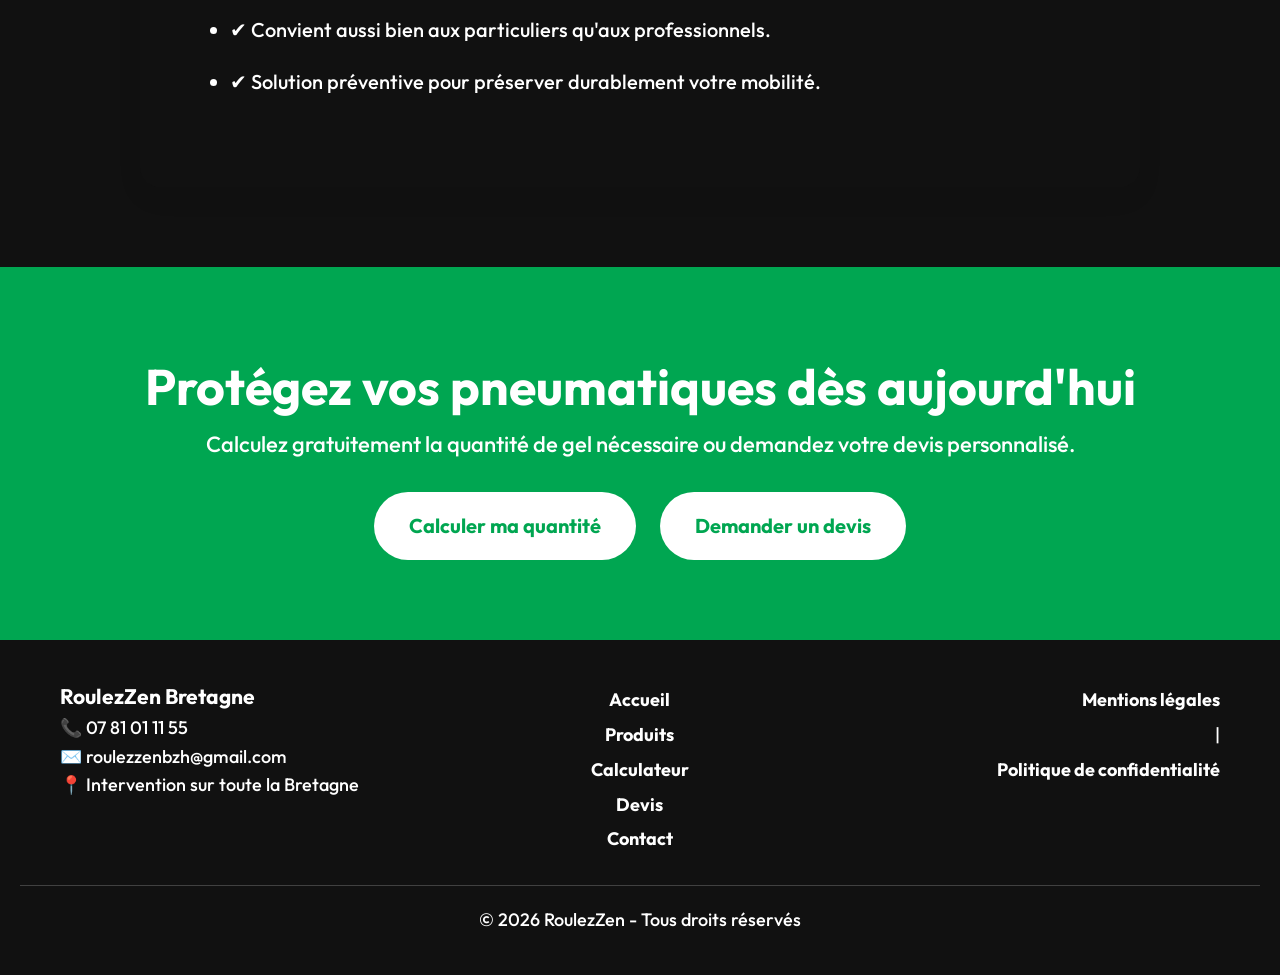
<file: produits.html>
<!DOCTYPE html>
<!--
==========================================================================
=================================
ROULEZZEN BRETAGNE

Conception graphique et développement :
Stéphanie Paris

Première version : 2026

© 2026 Stéphanie Paris

Création originale.
Tous droits réservés.
==========================================================================
=================================
-->


<html lang="fr">
<head>
<meta charset="UTF-8">
<meta name="viewport" content="width=device-width, initial-scale=1.0">

<title>Gel anti-crevaison WheelSecure | Installation et vente en Bretagne - RoulezZen</title>
<meta name="description" content="RoulezZen Bretagne propose l'installation et la vente du gel anti-crevaison WheelSecure pour voitures, utilitaires, poids lourds, motos, véhicules agricoles, forestiers et travaux publics.">
<link rel="canonical"
href="https://roulezzen.github.io/produits.html">

<link rel="stylesheet" href="accueil.css">
<link rel="preconnect" href="https://fonts.googleapis.com">
<link rel="preconnect" href="https://fonts.gstatic.com" crossorigin>
<link href="https://fonts.googleapis.com/css2?family=Outfit:wght@300;400;500;600;700;800&display=swap" rel="stylesheet">

<style>

body{
    margin:0;
    font-family:'Outfit',sans-serif;
    background:#111111;
    color:#fff;
}

.hero-produit{
    background:linear-gradient(rgba(0,0,0,0.45),
    rgba(0,0,0,0.45)),
    url("voiture route mouille.jpg");
    background-size:cover;
    background-position:center;
    padding:120px 20px;
    text-align:center;
    color:#fff;
}

.hero-produit h1{
    font-size:60px;
    margin-bottom:20px;
}

.hero-produit p{
    font-size:22px;
    max-width:900px;
    margin:auto;
    line-height: 1.8;
}

.section{
    background: #111111;
    color: #fff;
    width: 100%;
    margin:auto;
    padding:80px 0;
    box-sizing: border-box;
}

.section .conteneur{
    max-width: 1300px;
    margin: auto;
    padding: 0 20px;
}

.titre{
    text-align:center;
    color:#ffffff !important;
    font-size:3rem;
    margin-bottom:20px;
}

.intro{
    text-align:center;
    font-size:20px;
    line-height:1.8;
    max-width:900px;
    margin:auto;
}

.benefices{
    display:grid;
    grid-template-columns:repeat(3,1fr);
    gap:40px;
    margin:40px auto 0;
    max-width: 1300px;
}

.carte{
    background:white;
    padding:35px;
    border-radius:20px;
    box-shadow:0 10px 25px rgba(0,0,0,0.08);
    transition : 0.3s
}

.carte:hover{
    transform: translateY(-8px);
}

.carte h3{
    color:white;
    font-size:32px;
}

.solutions .carte p{
    color: #555 !important;
}

.benefices .carte p{
    color: #555 !important;
}

.carte p{
    font-size: 18px;
    line-height:1.8;
}

.vehicules{
    display:grid;
    grid-template-columns:repeat(auto-fit,minmax(250px,1fr));
    gap:20px;
    margin-top:50px;
}

.vehicule{
    background:white;
    border-radius:20px;
    padding:30px;
    text-align:center;
    box-shadow:0 10px 25px rgba(0,0,0,0.08);
    transition:0.3s;
}

.vehicule:hover{
    transform:translateY(-8px);
}

.vehicule img{
    width:100%;
    max-width:180px;
    height:140px;
    object-fit:contain;
    display:block;
    margin:0 auto 20px;
}

.vehicule h4{
    margin-top:15px;
    font-size:20px;
}

.vehicule{
    min-height:320px;
    display:flex;
    flex-direction:column;
    justify-content:space-between;
    align-items:center;
}

.vehicule h4{
    color:white;
}

.avantages{
    background:#111111;
    border-radius:20px;
    padding:50px 60px;
    margin:40px auto 0;
    box-shadow:0 10px 25px rgba(0,0,0,0.08);
    max-width: 1000px;
    margin:auto;
}

.avantages li{
    color: #ffffff;
    margin-bottom:18px;
    font-size:20px;
    line-height: 1.7;
}

.cta{
    background:#00a651;
    color:white;
    text-align:center;
    padding:80px 20px;
}

.cta h2{
    font-size:50px;
}

.cta p{
    font-size:22px;
}

.btn-devis{
    display:inline-block;
    margin-top:30px;
    background:white;
    color:#00a651;
    padding:18px 35px;
    border-radius:50px;
    text-decoration:none;
    font-weight:700;
    font-size:20px;
}

.btn-devis:hover{
    background:#f2f2f2;
    }

.header-slogan{
    color:#00a651;
    font-size:42px;
    font-weight: 700;
   }

*{
    margin:0;
    padding:0;
    box-sizing:border-box;
}

body{
    background:#111111;
}

header{
    background:#111111;
    color:white;
    padding:20px 50px;
    display:flex;
    justify-content:space-between;
    align-items:center;
}

header h1{
    color:#7AC943;
}

nav a{
    color:#ffffff;
    text-decoration:none;
    margin-left:80px;
    font-size:20px;
    font-weight:600;
    padding-bottom:8px;
    transition: all 0.3s ease;
}

.hero{
    background:#111111;
    color:#ffffff;
    padding:100px 50px;
}

.hero h2{
    font-size:60px;
    margin-bottom:20px;
}

.hero p{
    font-size:24px;
    margin-bottom:30px;
}

.btn{
    background:#7ED957;
    color:#ffffff;
    text-decoration:none;
    padding:15px 30px;
    border-radius:8px;
    font-weight:700;
}

/* =================================
   PRÉSENTATION PRODUIT WHEELSECURE
================================= */

.produit-premium{
    background:#111111;
    padding:90px 50px;
    color:white;
}

.premium-contenu{
    width:100%;
    max-width:1500px;
    margin:0 auto;

    display:flex;
    align-items:center;
    justify-content:center;
    gap:90px;
}

.premium-image{
    width:42%;
    display:flex;
    justify-content:center;
    align-items:center;
}

.premium-image img{
    display:block;
    width:100%;
    max-width:500px;
    height:auto;

    filter:drop-shadow(0 30px 35px rgba(0,0,0,.40));

    transition:transform .35s ease;
}

.premium-image img:hover{
    transform:translateY(-8px);
}

.premium-texte{
    width:58%;
    max-width:750px;
}

.premium-badge{
    display:inline-block;

    background:rgba(122,201,67,.15);
    border:1px solid #7AC943;

    color:#7AC943;

    padding:7px 16px;
    border-radius:5px;

    font-size:15px;
    font-weight:700;

    margin-bottom:20px;
}

.premium-texte h2{
    color:white;
    font-size:52px;
    line-height:1.12;
    margin-bottom:28px;
}

.premium-texte h2 span{
    color:#7AC943;
}

.premium-texte > p{
    color:#e2e7ec;
    font-size:20px;
    line-height:1.8;
    margin-bottom:18px;
    text-align: justify;
}

.premium-avantages{
    margin-top:32px;
    margin-bottom:35px;
}

.premium-avantage{
    display:flex;
    align-items:center;
    gap:18px;

    margin-bottom:20px;
}

.premium-avantage > span{
    font-size:30px;
    flex:0 0 40px;
}

.premium-avantage p{
    color:white;
    font-size:19px;
    line-height:1.5;
    margin:0;
}

.premium-btn{
    display:inline-block;

    background:#7AC943;
    color:white;

    text-decoration:none;
    text-transform:uppercase;

    padding:16px 30px;
    border-radius:7px;

    font-size:16px;
    font-weight:700;

    transition:transform .3s ease, background .3s ease;
}

.premium-btn:hover{
    background:#6bb53a;
    transform:translateY(-3px);
}

.fonctionnement{
    padding:60px 20px 40px;
    text-align:center;
    background:#111111;
}

.fonctionnement h2{
    font-size:42px;
    color:white;
    margin-bottom:50px;
}

.fonctionnement-visuels{
    max-width: 2200px;
    margin:0 auto;
    display:grid;
    grid-template-columns:repeat(5,minmax(260px, 1fr));
    gap:30px;
    align-items:stretch;
}

.fonctionnement-visuels img{
    width:100%;
    height:520px;
    object-fit:contain;
    display:block;
    border-radius:15px;
    box-shadow:0 8px 20px rgba(0,0,0,0.12);
}

.fonctionnement-visuels img:first-child{
    clip-path: inset(0 0 20% 0);
    transform: translateY(13px);
}



.video-section{
    max-width:900px;
    margin:100px auto 60px;
    text-align:center;
}

.video-section h2{
    font-size: 2.9rem;
    font-weight: 700;
    color:white;
    margin-bottom:30px;
}

.video-section iframe{
    width:100%;
    max-width: 900px;
    aspect-ratio: 16/9;
    border: none;
    border-radius:18px;
    box-shadow:0 10px 25px rgba(0,0,0,0.35);
    display: block;
    margin:0 auto;
}

    .solutions{
        display: grid;
        grid-template-columns: repeat(2,1fr);
        gap: 40px;
        max-width: 1300px;
        margin: 60px auto 0;
    }

    .solutions .carte{
        width: 100%;
        height: auto;
        align-self: start;
        box-sizing: border-box;
    }

    .solutions .carte h3{
        color: #7AC743 !important;
    }

    .section .intro{
        color: #ffffff !important;
    }

    .section .benefices:not(.solutions) .carte h3{
        color: #7AC743 !important;
    }

    .section:has(.solutions){
    padding-bottom: 40px;
}

    .section .benefices:not(.solutions){
        display: grid;
        grid-template-columns: repeat(3,1fr);
        gap: 40px;
        max-width: 1100px;
        margin: 50px auto 0;
}

    .section .benefices:not(.solutions) .carte{
        width: 100%;
    }

.intervention{
    padding:80px 0;
    width: 100%;
    max-width:none;
    margin:0;
}

.intervention-contenu{
    display:grid;
    grid-template-columns:420px 1fr;
    gap:60px;
    align-items:center;
}

.intervention-image img{
    width:100%;
    border-radius:18px;
    box-shadow:0 10px 25px rgba(0,0,0,.15);
}

.intervention-avantages{
    display:grid;
    gap:25px;
}

.intervention-avantages .carte{
    width:100%;
}

.intervention{
    background: #111111;
    color: #fff;
    width:100%;
    margin:0;
    padding:80px max(20px, calc((100% -1300px)/2));
    display:grid;
    grid-template-columns:1fr 1fr;
    gap:70px;
    align-items:center;
    border-radius: 0;
}

.intervention-image img{
    width:100%;
    height: 500px;
    object-fit: contain;
    background: #111111;
    object-position: left;
    border-radius:18px;
    box-shadow:0 10px 25px 
    rgba(0,0,0,.15);
}

.badge{
    display:inline-block;
    background:#8BC53D;
    color:#fff;
    padding:8px 16px;
    border-radius:30px;
    font-size:13px;
    font-weight:700;
    margin: 0;
}

.intervention-content h2{
    display: flex;
    flex-direction: column;
    align-items: stretch;
    font-size:42px;
    color:#ffffff;
    margin:0;
    line-height:1.2;
    gap: 15px;
}

.intervention-content p{
    font-size:18px;
    line-height:1.8;
    color:#d9d9d9;
    margin:0;
}

.intervention-avantages{
    display:flex;
    justify-content:space-between;
    gap:25px;
    margin-top:20px;
}

.icone{
    flex:1;
    background:#fff;
    border-radius:15px;
    padding:25px;
    text-align:center;
    box-shadow:0 8px 20px rgba(0,0,0,.08);
    font-size:52px;
    color: #7AC943;
}

.icone span{
    display:block;
    margin-top:18px;
    font-size:16px;
    color:#333;
    font-weight:600;
    line-height:1.4;
    color: #333;
}


/* CORRECTION SECTION INTERVENTION */

section.intervention{
    width:100%;
    max-width:1300px;
    margin:0 auto;
    padding:80px 20px;

    display:grid;
    grid-template-columns:620px 1fr;
    gap:60px;
    align-items:start;

    background:#111111;
    box-sizing:border-box;
}

section.intervention .intervention-content{
    display:flex;
    flex-direction:column;
    align-items:stretch;
    gap:20px;
    width:100%;
}

section.intervention .badge{
    align-self:flex-start;
    margin:0;
}

section.intervention .intervention-content h2{
    margin:0;
}

section.intervention .intervention-content p{
    margin:0;
}

section.intervention .intervention-avantages{
    margin:0;
    width:100%;
}

section.intervention .btn{
    align-self:flex-start;
    margin-top:10px;
}

.carte p{
    text-align: justify;
}

/*AJUSTEMENT DES ESPACES ENTRE LES SECTIONS*/
 /* 1. REMONTER LES 5 VISUELS VERS "COMMENT CA FONCTIONNE"*/
 .fonctionnement-visuels h2{
    margin-bottom: 20px;
 }

 .fonctionnement-visuels{
    margin-top: 0;
 }

 /* 2. REMONTER "DEUX SOLUTIONS...VOTRE BESOIN" VERS LES 5 VISUELS*/
.fonctionnement{
    padding-bottom: 20px;
}
 .section:has(.solutions){
    padding-top: 25px;
}


/* 3. REMONTER "LES AVANTAGES ROULEZZEN" VERS LA SECTION INTERVENTION*/
section.intervention{
    padding-bottom: 20px;
}
section.intervention + section.section{
    padding-top: 25px;
}

.fonctionnement-visuels{
    transform: translateY(-80px);
}

.fonctionnement{
    padding-bottom: 0;
}

/* =====================
   VERSION MOBILE
===================== */
@media (max-width:768px){

    header{
    flex-direction:column;
    justify-content:center;
    text-align:center;
    padding:20px;
    }

    nav{
    display:flex;
    flex-wrap:wrap;
    justify-content:center;
    gap:18px;
    margin:20px 0;
    }

    nav a{
    margin:0;
    }

    .logo{
    max-width:180px;
    }

    .btn{
    width:100%;
    max-width:420px;
    text-align:center;
    }

    .produit-premium{
        padding:60px 20px;
    }

    .premium-contenu{
        flex-direction:column;
        gap:40px;
    }

    .premium-image,
    .premium-texte{
        width:100%;
    }

    .premium-image img{
        max-width:320px;
    }

    .premium-texte{
        text-align:center;
    }

    .premium-texte h2{
        font-size:38px;
    }

    .premium-texte > p{
        font-size:17px;
    }

    .premium-avantage{
        text-align:left;
    }

    .fonctionnement-visuels{
        transform: none;
        grid-template-columns:1fr;
        gap:20px;
    }

    .fonctionnement-visuels img{
        height:auto;
    }

    .fonctionnement-visuels img:first-child{
    clip-path: none;
    transform: none;
}

    .intervention-contenu{
    grid-template-columns: 1fr;
    }

    .intervention-image{
    max-width: 320px;
    margin: auto;
    }

    .intervention{
        grid-template-columns:1fr;
        gap:40px;
        text-align:center;
    }

    .intervention-content h2{
        font-size:32px;
    }

    .intervention-avantages{
        flex-direction:column;
    }


.section .benefices,
.section .benefices:not(.solutions),
.solutions{
    grid-template-columns: 1fr;
}

section.intervention{
    grid-template-columns: 1fr;
    padding: 60px 20px;
}

.intervention-image img{
    height: auto;
}

.avantages{
    padding: 30px 20px;
}

.video-section{
    padding: 0 20px;
}

}
</style>


</head>

<body>

<header>

    <img src="logo.png" alt="RoulezZen" class="logo">

    <nav>
        <a href="index.html">Accueil</a>
        <a href="produits.html" class="active">Produits</a>
        <a href="calculateur.html">Calculateur</a>
        <a href="formulaire.html">Devis</a>
        <a href="contact.html">Contact</a>
    </nav>

    <a href="formulaire.html" class="btn">
        Demande de devis / Contact
    </a>

</header>

<section class="hero-produit">
    <div class="hero-content">

<h1>La Protection RoulezZen</h1>

<p>
RoulezZen propose l'installation professionnelle et la vente du gel anti-crevaison WheelSecure afin de protéger durablement vos pneumatiques contre la plupart des crevaisons sur la bande de roulement.
</p>

<a href="calculateur.html" class="btn-devis">
Calculer ma quantité
</a>
</div>

</section>
<section class="produit-premium">

    <div class="premium-contenu">

        <div class="premium-image">
            <img src="bidon.png"
                 alt="Bidon de gel anti-crevaison WheelSecure">
        </div>

        <div class="premium-texte">

            <span class="premium-badge">WHEELSECURE®</span>

            <h2>
                Gel anti-crevaison<br>
                <span>préventif professionnel</span>
            </h2>

            <p>
                Le gel WheelSecure est injecté directement à l'intérieur du
                pneumatique. Sous l'effet de la rotation de la roue, il se
                répartit uniformément sur la bande de roulement et reste actif
                en permanence.
            </p>

            <p>
                En cas de perforation, le gel colmate le trou afin de limiter
                les risques d'immobilisation et de vous permettre de poursuivre
                votre route selon les limites prévues par le fabricant.
            </p>

            <div class="premium-avantages">

                <div class="premium-avantage">
                    <span>🛡️</span>
                    <p>Protège contre les perforations jusqu'à 11 mm.</p>
                </div>

                <div class="premium-avantage">
                    <span>🌱</span>
                    <p>Gel biodégradable et sans danger pour les jantes.</p>
                </div>

                <div class="premium-avantage">
                    <span>🔧</span>
                    <p>Installation professionnelle directement sur site.</p>
                </div>

            </div>

            <a href="formulaire.html" class="premium-btn">
                Demander un devis
            </a>

        </div>

    </div>

</section>

<section class="fonctionnement">

    <h2>Comment ça fonctionne ?</h2>

    <div class="fonctionnement-visuels">

        <img src="images/visuel 1.png" alt="Étape 1 du fonctionnement WheelSecure">

        <img src="images/visuel 2.png" alt="Étape 2 du fonctionnement WheelSecure">

        <img src="images/visuel 3.png" alt="Étape 3 du fonctionnement WheelSecure">

        <img src="images/visuel 4.png" alt="Étape 4 du fonctionnement WheelSecure">

        <img src="images/visuel 5.png" alt="Étape 5 du fonctionnement WheelSecure">

    </div>

</section>

<section class="section">
<h2 class="titre">Deux solutions selon votre besoin</h2>

<div class="benefices solutions">

    <div class="carte">
        <h3>🔧 Installation professionnelle</h3>

        <p>
            Nous intervenons directement sur votre site en Bretagne pour installer
            le gel anti-crevaison WheelSecure sur tous types de véhicules :
            voitures, utilitaires, poids lourds, engins agricoles, forestiers et travaux publics.
        </p>
    </div>

    <div class="carte">
        <h3>🛒 Vente de bidons et pompes</h3>

        <p>
            Vous souhaitez réaliser vous-même l'installation ?
            RoulezZen propose également la vente de bidons WheelSecure, ainsi que des pompes adaptées de 100ml ou 250ml pour faciliter l'installation. 
            Nous vous accompagnons également avec des conseils personnalisés pour déterminer la quantité adaptée 
            selon vos pneumatiques grâce à notre calculateur.
        </p>
    </div>

</div>

</section>

<section class="section">
<h2 class="titre">Pourquoi choisir RoulezZen ?</h2>

<p class="intro">
Une crevaison arrive toujours au mauvais moment.
RoulezZen contribue à limiter les conséquences des
perforations courantes afin de préserver votre mobilité
et réduire les immobilisations imprévues.
</p>

<div class="benefices">

<div class="carte">
<h3>🛡️ Sécurité</h3>
<p>
Contribue au maintien de la pression du pneu en cas de
perforation et améliore la sérénité sur la route.
</p>
</div>

<div class="carte">
<h3>😌 Sérénité</h3>
<p>
Roulez avec davantage de tranquillité et limitez les
arrêts imprévus liés aux crevaisons.
</p>
</div>

<div class="carte">
<h3>💰 Économies</h3>
<p>
Réduisez les frais liés aux dépannages, remorquages,
retards et remplacements prématurés.
</p>
</div>

</div>

</section>

<section class="video-section">

<h2>
 Découvrez le fonctionnement du gel anti-crevaison en vidéo   
</h2>

<div
style="display:flex;justify-content: center;">
<iframe
    width="800"
    height="450"

src="https://www.youtube.com/embed/QhIkeXfYrCI"
title="Présentation WheelSecure"
frameborder="0"
allow="accelerometer;autoplay;clipboard-write;encrypted-media;gyroscope;picture-in-picture;web-share"
allowfullscreen>
</iframe>
</div>

</section>

<section class="video-section">

<h2 style="text-align: center;">
 Découvrez une démonstration en conditions réelles   
</h2>


<iframe
width="800" 
height="450" 

src="https://www.youtube.com/embed/7kkUnK2kHT0" 
title="YouTube video player" 
frameborder="0" 
allow="accelerometer; autoplay; clipboard-write; encrypted-media; gyroscope; picture-in-picture; web-share" 
referrerpolicy="strict-origin-when-cross-origin" 
allowfullscreen>

</iframe>

</div>

</section>

<section class="intervention">

    <div class="intervention-image">
        <img src="images/intervention.png" alt="Installation WheelSecure RoulezZen">
    </div>

    <div class="intervention-content">

        <span class="badge">ÉQUIPEMENT PROFESSIONNEL</span>

        <h2>Une intervention rapide,<br>propre et efficace</h2>

        <p>
            RoulezZen intervient directement sur site avec un matériel
            professionnel spécialement conçu pour injecter le gel
            anti-crevaison WheelSecure sur tous types de véhicules.
        </p>

        <div class="intervention-avantages">

            <div class="icone">
                ⏱
                <span>Intervention rapide<br>sur site</span>
            </div>

            <div class="icone">
                👍
                <span>Sans démontage<br>du pneu</span>
            </div>

            <div class="icone">
                🛡️
                <span>Sûr pour le pneu<br>et la jante</span>
            </div>

        </div>

        <a href="contact.html" class="btn">
            DEMANDER UN DEVIS GRATUIT
        </a>

    </div>

</section>

<section class="section">

<h2 class="titre">Les avantages RoulezZen</h2>

<div class="avantages">

<ul>

<li>✔ Protège contre la plupart des crevaisons sur la bande de roulement.</li>

<li>✔ Contribue à limiter les immobilisations imprévues.</li>

<li>✔ Compatible avec les voitures, utilitaires, motos, poids lourds, véhicules agricoles, forestiers et travaux publics.</li>

<li>✔ Installation professionnelle ou vente directe selon vos besoins.</li>

<li>✔ Réduit les coûts liés aux dépannages, remorquages et remplacements de pneumatiques.</li>

<li>✔ Convient aussi bien aux particuliers qu'aux professionnels.</li>

<li>✔ Solution préventive pour préserver durablement votre mobilité.</li>

</ul>

</div>

</section>

<section class="cta">

<h2>Protégez vos pneumatiques dès aujourd'hui</h2>

<p>
Calculez gratuitement la quantité de gel nécessaire ou demandez votre devis personnalisé.
</p>

<a href="calculateur.html" class="btn-devis">
Calculer ma quantité
</a>

<a href="formulaire.html" class="btn-devis" style="margin-left:20px;">
Demander un devis
</a>

</section>

<footer>

<div class="footer-contenu">

<div class="footer-infos">
<h3>RoulezZen Bretagne</h3>
<p>📞 07 81 01 11 55</p>
<p>✉️ roulezzenbzh@gmail.com</p>
<p>📍 Intervention sur toute la Bretagne</p>
</div>

<div class="menu-footer">
<a href="index.html">Accueil</a>
<a href="produits.html">Produits</a>
<a href="calculateur.html">Calculateur</a>
<a href="formulaire.html">Devis</a>
<a href="contact.html">Contact</a>
</div>

<p class="footer-liens">
<a href="mentions-legales.html">Mentions légales</a> |
<a href="confidentialite.html">Politique de confidentialité</a>
</p>

</div>

<div class="footer-copy">
© 2026 RoulezZen - Tous droits réservés
</div>

</footer>

</body>
</html>
</file>
<file: accueil.css>
/*--
==========================================================================
=================================
ROULEZZEN BRETAGNE

Conception graphique et développement :
Stéphanie Paris

Première version : 2026

© 2026 Stéphanie Paris

Création originale.
Tous droits réservés.
==========================================================================
=================================
*/



:root {
    --couleur-fond: #111111;
    --couleur-blanc: #ffffff;
    --couleur-verte: #7ac943;
    --couleur-verte-hover: #6bb53a;
    --couleur-texte-sombre: #111111;
    --couleur-texte-gris: #555555;
    --couleur-texte-secondaire: #bdbdbd;
    --ombre-legere: 0 4px 15px rgba(0, 0, 0, 0.12);
    --ombre-moyenne: 0 10px 30px rgba(0, 0, 0, 0.18);
    --rayon: 12px;
}

/* =========================================================
   BASE
========================================================= */

* {
    margin: 0;
    padding: 0;
    box-sizing: border-box;
}

html {
    scroll-behavior: smooth;
}

body {
    overflow-x: hidden;
    font-family: "Outfit", sans-serif;
    font-size: 18px;
    font-weight: 500;
    line-height: 1.6;
    color: var(--couleur-blanc);
    background: var(--couleur-fond);
}

img {
    max-width: 100%;
}

button,
input,
select,
textarea {
    font: inherit;
}

/* =========================================================
   EN-TÊTE ET NAVIGATION
========================================================= */

header {
    display: flex;
    align-items: center;
    justify-content: space-between;
    padding: 15px 40px;
    background: var(--couleur-fond);
}

.logo {
    width: auto;
    height: 160px;
}

nav {
    display: flex;
    align-items: center;
}

nav a {
    margin-left: 80px;
    padding-bottom: 8px;
    color: var(--couleur-blanc);
    font-size: 20px;
    font-weight: 600;
    text-decoration: none;
    border-bottom: 3px solid transparent;
    transition: color 0.3s ease, border-color 0.3s ease;
}

nav a:hover,
nav a.active,
nav a[aria-current="page"] {
    color: var(--couleur-verte);
    border-bottom-color: var(--couleur-verte);
}

/* =========================================================
   BOUTONS
========================================================= */

.btn,
.btn-secondaire,
.btn-contact,
.btn-cta {
    display: inline-block;
    color: var(--couleur-blanc);
    font-weight: 700;
    text-decoration: none;
    cursor: pointer;
    transition: background-color 0.3s ease, color 0.3s ease,
        transform 0.3s ease;
}

.btn {
    padding: 18px 30px;
    font-size: 20px;
    background: var(--couleur-verte);
    border-radius: 8px;
}

.btn-secondaire {
    margin-left: 15px;
    padding: 16px 34px;
    font-size: 20px;
    background: transparent;
    border: 2px solid var(--couleur-blanc);
    border-radius: 8px;
}

.btn-contact {
    margin-top: 20px;
    padding: 18px 36px;
    font-size: 20px;
    background: var(--couleur-verte);
    border-radius: 10px;
}

.btn-cta {
    padding: 18px 40px;
    font-size: 1.1rem;
    font-weight: 600;
    background: var(--couleur-verte);
    border-radius: 50px;
}

.btn:hover,
.btn-contact:hover,
.btn-cta:hover {
    background: var(--couleur-verte-hover);
    transform: translateY(-2px);
}

.btn-secondaire:hover {
    color: var(--couleur-texte-sombre);
    background: var(--couleur-blanc);
    transform: translateY(-2px);
}

/* =========================================================
   PAGE D'ACCUEIL — BANNIÈRE PRINCIPALE
========================================================= */

.hero {
    position: relative;
    display: flex;
    align-items: center;
    justify-content: space-between;
    min-height: 450px;
    margin-bottom: 70px;
    padding: 40px 70px 110px;
    color: var(--couleur-blanc);
    background: var(--couleur-fond);
}

.hero::before,
.hero::after {
    content: "";
    position: absolute;
    left: 0;
    width: 100%;
    height: 90px;
    border-radius: 0 0 55% 45% / 0 0 100px 100px;
}

.hero::before {
    bottom: -50px;
    z-index: 0;
    background: var(--couleur-verte);
}

.hero::after {
    bottom: -45px;
    z-index: 1;
    background: var(--couleur-fond);
}

.hero-texte {
    position: relative;
    z-index: 2;
    width: 60%;
}

.hero-image {
    position: relative;
    z-index: 2;
    width: 30%;
    margin-top: -60px;
    text-align: right;
}

.hero-image img {
    display: block;
    width: 100%;
    max-width: 600px;
    height: 420px;
    object-fit: cover;
    object-position: center 35%;
    border-radius: 10px;
    box-shadow: 0 10px 30px rgba(0, 0, 0, 0.25);
}

.hero h1 {
    margin-bottom: 25px;
    font-size: 80px;
    font-weight: 800;
    line-height: 1;
}

.hero p {
    margin-bottom: 25px;
    font-size: 26px;
    line-height: 1.7;
}

.vert {
    color: var(--couleur-verte);
    font-family: "Kaushan Script", cursive;
    font-weight: 400;
    font-style: normal;
}

.avantages-liste {
    margin-top: 25px;
}

.ligne-avantage {
    margin-bottom: 15px;
    color: var(--couleur-blanc);
    font-size: 24px;
    font-weight: 500;
}

.ligne-avantage::first-letter {
    color: var(--couleur-verte);
    font-weight: 700;
}

.hero-buttons {
    margin-top: 30px;
}

/* =========================================================
   ANCIEN BLOC AVANTAGES — STYLE CONSOLIDÉ
   Conservé pour compatibilité avec les pages existantes
========================================================= */

.avantages {
    display: flex;
    flex-wrap: wrap;
    justify-content: center;
    gap: 30px;
    padding: 60px 40px;
    background: var(--couleur-blanc);
}

.avantage {
    width: 250px;
    padding: 25px;
    color: var(--couleur-texte-sombre);
    text-align: center;
    background: var(--couleur-blanc);
    border-radius: var(--rayon);
    box-shadow: 0 0 10px rgba(0, 0, 0, 0.08);
}

.avantage h3 {
    margin-bottom: 15px;
    color: var(--couleur-verte);
    font-size: 22px;
}

.avantage p {
    color: var(--couleur-texte-sombre);
    line-height: 1.5;
}

/* =========================================================
   POURQUOI CHOISIR ROULEZZEN
========================================================= */

.pourquoi {
    padding: 70px 50px;
    text-align: center;
    background: var(--couleur-fond);
}

.pourquoi h2 {
    margin-bottom: 50px;
    color: var(--couleur-blanc);
    font-size: 48px;
}

.cartes {
    display: flex;
    flex-wrap: wrap;
    justify-content: center;
    gap: 40px;
    margin-top: 40px;
}

.carte {
    width: 280px;
    min-height: 180px;
    padding: 25px;
    background: var(--couleur-blanc);
    border-radius: 15px;
    box-shadow: var(--ombre-legere);
    transition: transform 0.3s ease;
}

.carte:hover {
    transform: translateY(-6px);
}

.carte h3 {
    margin-bottom: 15px;
    color: var(--couleur-verte);
    font-size: 22px;
}

.carte p {
    color: var(--couleur-texte-gris);
    font-size: 16px;
    line-height: 1.6;
}

/* =========================================================
   PRODUIT PHARE
========================================================= */

.produit-phare {
    display: flex;
    align-items: center;
    justify-content: space-between;
    gap: 60px;
    margin-top: 20px;
    padding: 0 50px 10px;
    background: var(--couleur-fond);
}

.produit-image {
    width: 35%;
}

.produit-image img {
    display: block;
    width: 100%;
    border-radius: 15px;
}

.produit-texte {
    width: 65%;
}

.produit-texte h2 {
    margin-bottom: 20px;
    color: var(--couleur-blanc);
    font-size: 36px;
}

.produit-texte p {
    margin-bottom: 25px;
    color: var(--couleur-blanc);
    font-size: 18px;
    line-height: 2;
}

.produit-texte li {
    margin-bottom: 12px;
    color: var(--couleur-blanc);
    font-size: 18px;
}

.check {
    color: var(--couleur-verte);
    font-weight: 700;
}

/* =========================================================
   VÉHICULES
========================================================= */

.vehicules {
    padding: 40px 20px 70px;
    background: var(--couleur-fond);
}

.vehicules .container {
    max-width: 1100px;
    margin: auto;
}

.vehicules h2 {
    margin-bottom: 20px;
    color: var(--couleur-verte);
    font-size: 42px;
    text-align: center;
}

.vehicules-intro {
    margin-bottom: 70px;
    color: #d5d5d5;
    font-size: 20px;
    text-align: center;
}

.vehicules-liste {
    display: grid;
    grid-template-columns: repeat(2, minmax(0, 1fr));
    column-gap: 70px;
}

.vehicule {
    padding: 28px 0;
    border-bottom: 1px solid rgba(255, 255, 255, 0.12);
}

.vehicule h3 {
    margin-bottom: 8px;
    color: var(--couleur-blanc);
    font-size: 28px;
    font-weight: 600;
}

.vehicule p {
    color: var(--couleur-texte-secondaire);
    font-size: 18px;
    line-height: 1.6;
}

/* =========================================================
   ÉQUIPE ROULEZZEN
========================================================= */

.equipe {
    padding: 90px 20px;
    background: var(--couleur-fond);
}

.equipe .container {
    max-width: 1200px;
    margin: auto;
}

.titre-section {
    margin-bottom: 60px;
    text-align: center;
}

.titre-section h2 {
    margin-bottom: 15px;
    color: var(--couleur-verte);
    font-size: 42px;
}

.titre-section p {
    color: var(--couleur-verte);
    font-size: 20px;
}

.equipe-grid {
    display: flex;
    flex-wrap: wrap;
    justify-content: center;
    gap: 40px;
}

.membre {
    width: 420px;
    overflow: hidden;
    background: var(--couleur-blanc);
    border-radius: 20px;
    box-shadow: 0 10px 30px rgba(0, 0, 0, 0.1);
    transition: transform 0.35s ease, box-shadow 0.35s ease;
}

.membre:hover {
    box-shadow: var(--ombre-moyenne);
    transform: translateY(-8px);
}

.membre img {
    display: block;
    width: 100%;
    height: 420px;
    object-fit: cover;
    object-position: center top;
    transform: scale(1.1);
}

.membre-contenu {
    padding: 35px;
}

.membre h3 {
    margin-bottom: 8px;
    color: var(--couleur-verte);
    font-size: 30px;
    text-align: center;
}

.membre span {
    display: block;
    margin-bottom: 30px;
    color: #666666;
    font-size: 18px;
    text-align: center;
}

.membre ul {
    margin: 0;
    padding: 0;
    list-style: none;
}

.membre li {
    margin: 16px 0;
    color: #333333;
    font-size: 19px;
    line-height: 1.6;
}

/* =========================================================
   CONTACT — PAGE D'ACCUEIL
========================================================= */

.contact {
    padding: 80px 50px;
    background: var(--couleur-fond);
}

.contact-contenu {
    display: flex;
    flex-wrap: wrap;
    align-items: center;
    justify-content: center;
    gap: 80px;
    max-width: 1200px;
    margin: 0 auto;
}

.contact-infos {
    flex: 1;
    min-width: 300px;
    color: var(--couleur-blanc);
    text-align: center;
}

.contact-infos h2 {
    margin-bottom: 25px;
    color: var(--couleur-blanc);
    font-size: 36px;
}

.contact-infos p {
    margin-bottom: 15px;
    color: var(--couleur-blanc);
    font-size: 20px;
}

.contact-container {
    align-items: center;
}

/* =========================================================
   GALERIE
========================================================= */

.galerie {
    overflow: hidden;
    padding: 60px 50px;
    color: var(--couleur-blanc);
    text-align: center;
    background: var(--couleur-fond);
}

.galerie-grid {
    display: grid;
    grid-template-columns: repeat(2, minmax(0, 1fr));
    gap: 25px;
    max-width: 1100px;
    margin: 40px auto 0;
    background: var(--couleur-fond);
}

.galerie img {
    display: block;
    width: 100%;
    height: 400px;
    object-fit: cover;
    object-position: center 30%;
    border-radius: var(--rayon);
    transition: transform 0.35s ease;
}

.galerie img:hover {
    transform: scale(1.03);
}

/* =========================================================
   PAGE PRODUITS
========================================================= */

.hero-produits {
    display: flex;
    align-items: center;
    justify-content: center;
    min-height: 600px;
    padding: 40px;
    color: var(--couleur-blanc);
    text-align: center;
    background:
        linear-gradient(rgba(0, 0, 0, 0.55), rgba(0, 0, 0, 0.55)),
        url("images/fond-produits.jpg") center / cover no-repeat;
}

.hero-content {
    max-width: 900px;
}

.hero-content h1 {
    margin-bottom: 20px;
    font-size: 4rem;
}

.hero-content p {
    margin-bottom: 35px;
    font-size: 1.6rem;
    line-height: 1.8;
}

/* =========================================================
   PAGE CONTACT
========================================================= */

.contact-page {
    padding: 50px;
    background: var(--couleur-fond);
}

.contact-page h1 {
    margin-bottom: 20px;
    color: var(--couleur-blanc);
    font-size: 60px;
    text-align: center;
}

.contact-page .contact-contenu {
    max-width: 1200px;
    margin: 0 auto;
}

.contact-intro {
    max-width: 900px;
    margin: 0 auto 50px;
    color: var(--couleur-blanc);
    font-size: 18px;
    text-align: center;
}

.contact-grid {
    display: grid;
    grid-template-columns: repeat(2, minmax(0, 1fr));
    gap: 40px;
    max-width: 1200px;
    margin: 0 auto;
}

.contact-card {
    padding: 40px;
    color: var(--couleur-blanc);
    background: var(--couleur-fond);
    border-radius: 20px;
    box-shadow: 0 10px 30px rgba(0, 0, 0, 0.08);
}

.contact-card h2 {
    margin-bottom: 25px;
    color: var(--couleur-blanc);
}

.contact-card p {
    margin-bottom: 15px;
    font-size: 18px;
}

.contact-card input,
.contact-card textarea {
    width: 100%;
    margin-bottom: 15px;
    padding: 15px;
    color: var(--couleur-texte-sombre);
    font-size: 16px;
    background: var(--couleur-blanc);
    border: 1px solid #dddddd;
    border-radius: 10px;
}

.contact-card input::placeholder,
.contact-card textarea::placeholder {
    color: #777777;
    opacity: 1;
}

.contact-card textarea {
    height: 150px;
    resize: vertical;
}

.contact-card button {
    width: 100%;
    padding: 15px;
    color: var(--couleur-blanc);
    font-weight: 700;
    background: var(--couleur-verte);
    border: 0;
    border-radius: 10px;
    cursor: pointer;
    transition: background-color 0.3s ease;
}

.contact-card button:hover {
    background: var(--couleur-verte-hover);
}


/* =========================================================
   PAGE DE REMERCIEMENT
========================================================= */

.merci-page {
    display: flex;
    align-items: center;
    justify-content: center;
    min-height: 65vh;
    padding: 60px 20px;
    text-align: center;
}

.merci-contenu {
    width: 100%;
    max-width: 760px;
    padding: 50px;
    color: var(--couleur-texte-sombre);
    background: var(--couleur-blanc);
    border: 2px solid var(--couleur-verte);
    border-radius: 20px;
    box-shadow: var(--ombre-moyenne);
}

.merci-contenu h1 {
    margin-bottom: 25px;
    color: var(--couleur-texte-sombre);
    font-size: 46px;
}

.merci-contenu p {
    margin-bottom: 18px;
    color: var(--couleur-texte-gris);
}

.merci-contenu .btn {
    margin-top: 15px;
}

/* =========================================================
   MENTIONS LÉGALES ET CONFIDENTIALITÉ
========================================================= */

.section {
    max-width: 1100px;
    margin: 70px auto;
    padding: 0 20px;
    color: var(--couleur-blanc);
}

.titre {
    margin-bottom: 40px;
    color: var(--couleur-blanc);
    font-size: 42px;
    text-align: center;
}

.section h2 {
    margin-top: 40px;
    margin-bottom: 15px;
    color: var(--couleur-blanc);
}

.section p,
.section li {
    color: var(--couleur-blanc);
    font-size: 18px;
    line-height: 1.8;
}

.section ul {
    margin: 20px 0 20px 30px;
}

/* =========================================================
   PIED DE PAGE
========================================================= */

footer {
    padding: 40px 20px;
    color: var(--couleur-blanc);
    background: var(--couleur-fond);
}

.footer-contenu {
    display: grid;
    grid-template-columns: repeat(3, minmax(0, 1fr));
    align-items: start;
    width: 100%;
    padding: 0 40px;
}

.footer-infos {
    justify-self: start;
    text-align: left;
}

.menu-footer {
    justify-self: center;
    text-align: center;
}

.footer-liens {
    justify-self: end;
    text-align: right;
}

.menu-footer a,
.footer-liens a {
    display: block;
    margin: 6px 0;
    color: var(--couleur-blanc);
    font-weight: 700;
    text-decoration: none;
    transition: color 0.3s ease;
}

.menu-footer a:hover,
.footer-liens a:hover {
    color: var(--couleur-verte);
}

.footer-copy {
    margin-top: 25px;
    padding-top: 20px;
    text-align: center;
    border-top: 1px solid rgba(255, 255, 255, 0.2);
}


/* =========================================================
   RESPONSIVE — ORDINATEURS PORTABLES
========================================================= */

@media (max-width: 1450px) {
    header {
        gap: 24px;
        padding-right: 24px;
        padding-left: 24px;
    }

    .logo {
        height: 120px;
    }

    nav {
        justify-content: center;
        gap: 28px;
    }

    nav a {
        margin-left: 0;
        font-size: 17px;
    }

    header > .btn {
        padding: 15px 20px;
        font-size: 17px;
        text-align: center;
    }
}

/* =========================================================
   RESPONSIVE — TABLETTES
========================================================= */

@media (max-width: 900px) {
    .equipe {
        padding: 70px 20px;
    }

    .titre-section h2 {
        font-size: 34px;
    }

    .titre-section p {
        font-size: 18px;
    }

    .membre {
        width: 100%;
        max-width: 420px;
    }

    .membre img {
        height: 360px;
    }
}

/* =========================================================
   RESPONSIVE — MOBILES
========================================================= */

@media (max-width: 768px) {
    header {
        flex-direction: column;
        padding: 15px;
    }

    .logo {
        height: 80px;
    }

    nav {
        flex-wrap: wrap;
        justify-content: center;
        gap: 15px;
    }

    nav a {
        margin-left: 0;
        font-size: 14px;
    }

    .hero {
        flex-direction: column;
        padding: 40px 20px 90px;
        text-align: center;
    }

    .hero-texte,
    .hero-image {
        width: 100%;
    }

    .hero-image {
        margin-top: 30px;
        text-align: center;
    }

    .hero-image img {
        width: 80%;
        max-width: 320px;
        height: auto;
        margin: 0 auto;
    }

    .hero h1 {
        font-size: 56px;
        line-height: 1.1;
    }

    .hero p {
        font-size: 22px;
    }

    .ligne-avantage {
        font-size: 19px;
    }

    .hero-buttons {
        display: flex;
        flex-direction: column;
        gap: 15px;
    }

    .btn,
    .btn-secondaire {
        width: 100%;
        margin-left: 0;
        text-align: center;
    }

    header > .btn {
        width: auto;
        margin-top: 15px;
    }

    .avantages {
        flex-direction: column;
        align-items: center;
        padding: 40px 20px;
    }

    .cartes {
        flex-direction: column;
        align-items: center;
    }

    .produit-phare {
        flex-direction: column;
        gap: 30px;
        padding: 50px 20px;
    }

    .produit-image,
    .produit-texte {
        width: 100%;
    }

    .vehicules-liste,
    .contact-grid,
    .galerie-grid,
    .applications-grid {
        grid-template-columns: 1fr;
    }

    .vehicules h2 {
        font-size: 34px;
    }

    .vehicules-intro {
        font-size: 18px;
    }

    .vehicule h3 {
        font-size: 24px;
    }

    .contact,
    .contact-page {
        padding: 50px 20px;
    }

    .contact-page h1 {
        font-size: 42px;
    }

    .contact-contenu {
        gap: 40px;
    }

    .contact-card {
        padding: 25px;
    }

    .galerie {
        padding: 40px 15px;
    }

    .galerie h2 {
        margin-bottom: 10px;
        font-size: 24px;
        line-height: 1.3;
    }

    .galerie p {
        margin-top: 10px;
        margin-bottom: 25px;
        font-size: 16px;
        line-height: 1.5;
    }

    .galerie-grid {
        gap: 20px;
    }

    .galerie img {
        height: 220px;
    }

    .hero-content h1 {
        font-size: 2.6rem;
    }

    .hero-content p {
        font-size: 1.2rem;
    }

    .carte-vehicule {
        width: 100%;
        max-width: 350px;
        margin: 0 auto;
    }

    .gilles-contenu {
        display: flex;
        flex-wrap: wrap;
        align-items: center;
        justify-content: flex-start;
        gap: 40px;
        max-width: 1200px;
        margin: 0 auto;
    }

    .gilles-photo img {
        width: 220px;
        height: 220px;
    }

    .hero-calculateur h1 {
        font-size: 40px;
    }

    .hero-calculateur p {
        font-size: 18px;
    }

    .titre {
        font-size: 32px;
    }

    .section p,
    .section li {
        font-size: 16px;
    }

    .footer-contenu {
        grid-template-columns: 1fr;
        gap: 25px;
        padding: 0;
        text-align: center;
    }

    .footer-infos,
    .menu-footer,
    .footer-liens {
        width: 100%;
        justify-self: center;
        text-align: center;
    }

    .merci-contenu {
        padding: 35px 22px;
    }

    .merci-contenu h1 {
        font-size: 34px;
    }
}
</file>
<file: formulaire.css>
/*--
==========================================================================
=================================
ROULEZZEN BRETAGNE

Conception graphique et développement :
Stéphanie Paris

Première version : 2026

© 2026 Stéphanie Paris

Création originale.
Tous droits réservés.
==========================================================================
=================================
*/


.page-formulaire {
    background: #111111;
}

.page-formulaire .formulaire-container {
    width: calc(100% - 40px);
    max-width: 1000px;
    margin: 50px auto;
    padding: 40px;
    color: #111111;
    background: #ffffff;
    border: 2px solid #7ac943;
    border-radius: 15px;
    box-shadow: 0 5px 20px rgba(0, 0, 0, 0.16);
}

.page-formulaire .formulaire-container h1 {
    margin-bottom: 40px;
    color: #0d2345;
    text-align: center;
}

.page-formulaire .formulaire-container h2 {
    margin-bottom: 20px;
    color: #0d2345;
}

.page-formulaire .bloc {
    margin-bottom: 35px;
}

.page-formulaire .grid-2 {
    display: grid;
    grid-template-columns: repeat(2, minmax(0, 1fr));
    gap: 20px;
    margin-bottom: 20px;
}

.page-formulaire .formulaire-container input:not([type="radio"]):not([type="checkbox"]),
.page-formulaire .formulaire-container select,
.page-formulaire .formulaire-container textarea {
    width: 100%;
    padding: 12px;
    color: #111111;
    background: #ffffff;
    border: 1px solid #cccccc;
    border-radius: 8px;
}

.page-formulaire .formulaire-container input::placeholder,
.page-formulaire .formulaire-container textarea::placeholder {
    color: #777777;
    opacity: 1;
}

.page-formulaire .formulaire-container input:focus,
.page-formulaire .formulaire-container select:focus,
.page-formulaire .formulaire-container textarea:focus {
    border-color: #7ac943;
    outline: none;
    box-shadow: 0 0 0 3px rgba(122, 201, 67, 0.18);
}

.page-formulaire .formulaire-container input[type="radio"],
.page-formulaire .formulaire-container input[type="checkbox"] {
    width: auto;
    margin-right: 8px;
    accent-color: #7ac943;
    transform: translateY(1px);
}

.page-formulaire .formulaire-container label {
    color: #111111;
    font-weight: 500;
}

.page-formulaire .clients label {
    display: inline-flex;
    align-items: center;
    gap: 8px;
    margin-right: 30px;
    margin-bottom: 12px;
}

.page-formulaire #bloc-societe {
    display: none;
    margin-top: 30px;
}

.page-formulaire .ligne {
    display: flex;
    gap: 20px;
    margin-bottom: 15px;
}

.page-formulaire .ligne input {
    flex: 1;
    min-width: 0;
}

.page-formulaire .produits {
    display: flex;
    flex-wrap: wrap;
    align-items: center;
    gap: 18px 35px;
    margin-top: 35px;
    margin-bottom: 35px;
}

.page-formulaire .produits h2 {
    width: 100%;
    margin-bottom: 0;
}

.page-formulaire .produits label,
.page-formulaire .radio label {
    display: inline-flex;
    align-items: center;
    gap: 6px;
    margin: 0;
}

.page-formulaire .radio {
    display: flex;
    flex-wrap: wrap;
    align-items: center;
    gap: 15px 25px;
    margin-top: 10px;
}

.page-formulaire .titre-valve {
    display: block;
    margin-top: 20px;
    margin-bottom: 10px;
}

.page-formulaire .btn-ajout,
.page-formulaire .btn-envoyer {
    color: #ffffff;
    font-weight: 700;
    border: 0;
    cursor: pointer;
    transition: background-color 0.3s ease, transform 0.3s ease;
}

.page-formulaire .btn-ajout {
    padding: 15px 25px;
    background: #0d2345;
    border-radius: 8px;
}

.page-formulaire .btn-ajout:hover {
    background: #183b70;
    transform: translateY(-2px);
}

.page-formulaire .btn-envoyer {
    padding: 18px 35px;
    font-size: 18px;
    background: #7ac943;
    border-radius: 10px;
}

.page-formulaire .btn-envoyer:hover {
    background: #6bb53a;
    transform: translateY(-2px);
}

@media (max-width: 768px) {
    .page-formulaire .formulaire-container {
        width: calc(100% - 28px);
        margin: 30px auto;
        padding: 25px 18px;
    }

    .page-formulaire .grid-2 {
        grid-template-columns: 1fr;
        gap: 15px;
    }

    .page-formulaire .ligne {
        flex-direction: column;
        gap: 15px;
    }

    .page-formulaire .btn-ajout,
    .page-formulaire .btn-envoyer {
        width: 100%;
    }
}
</file>
